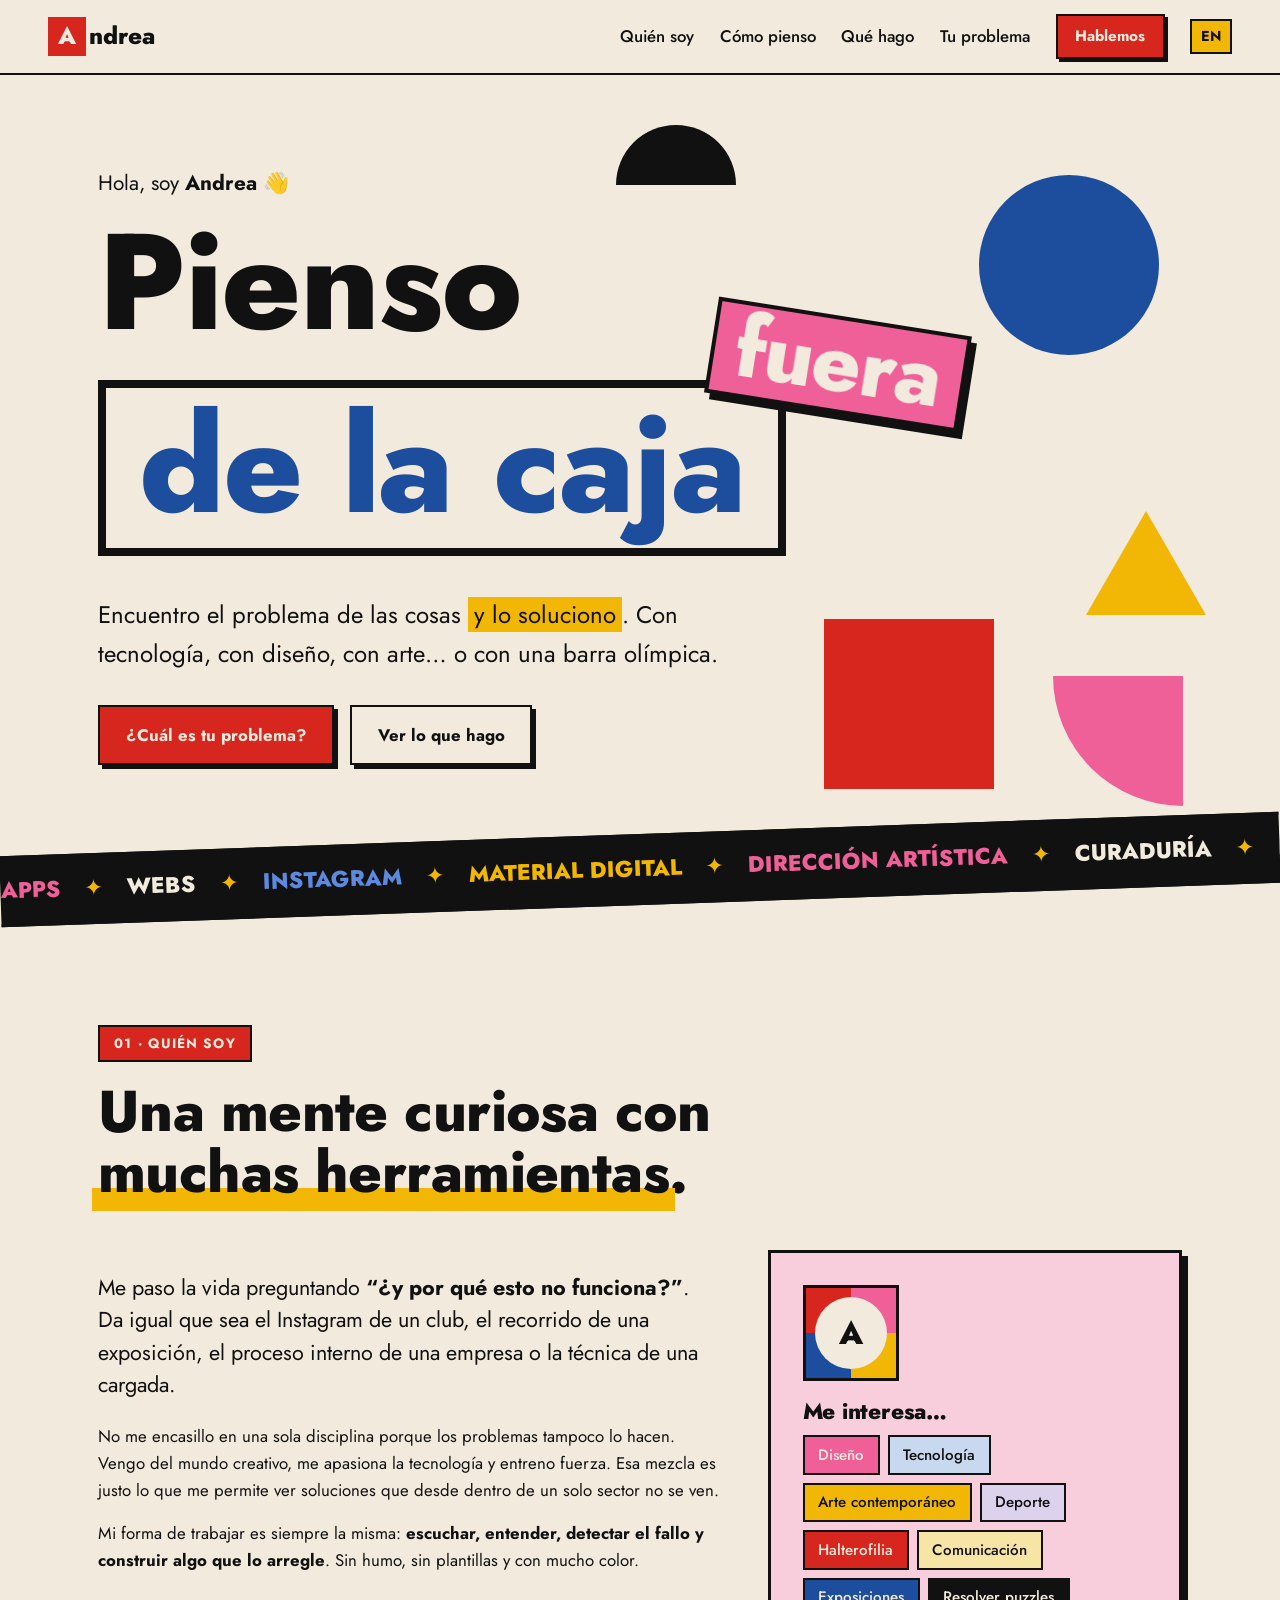
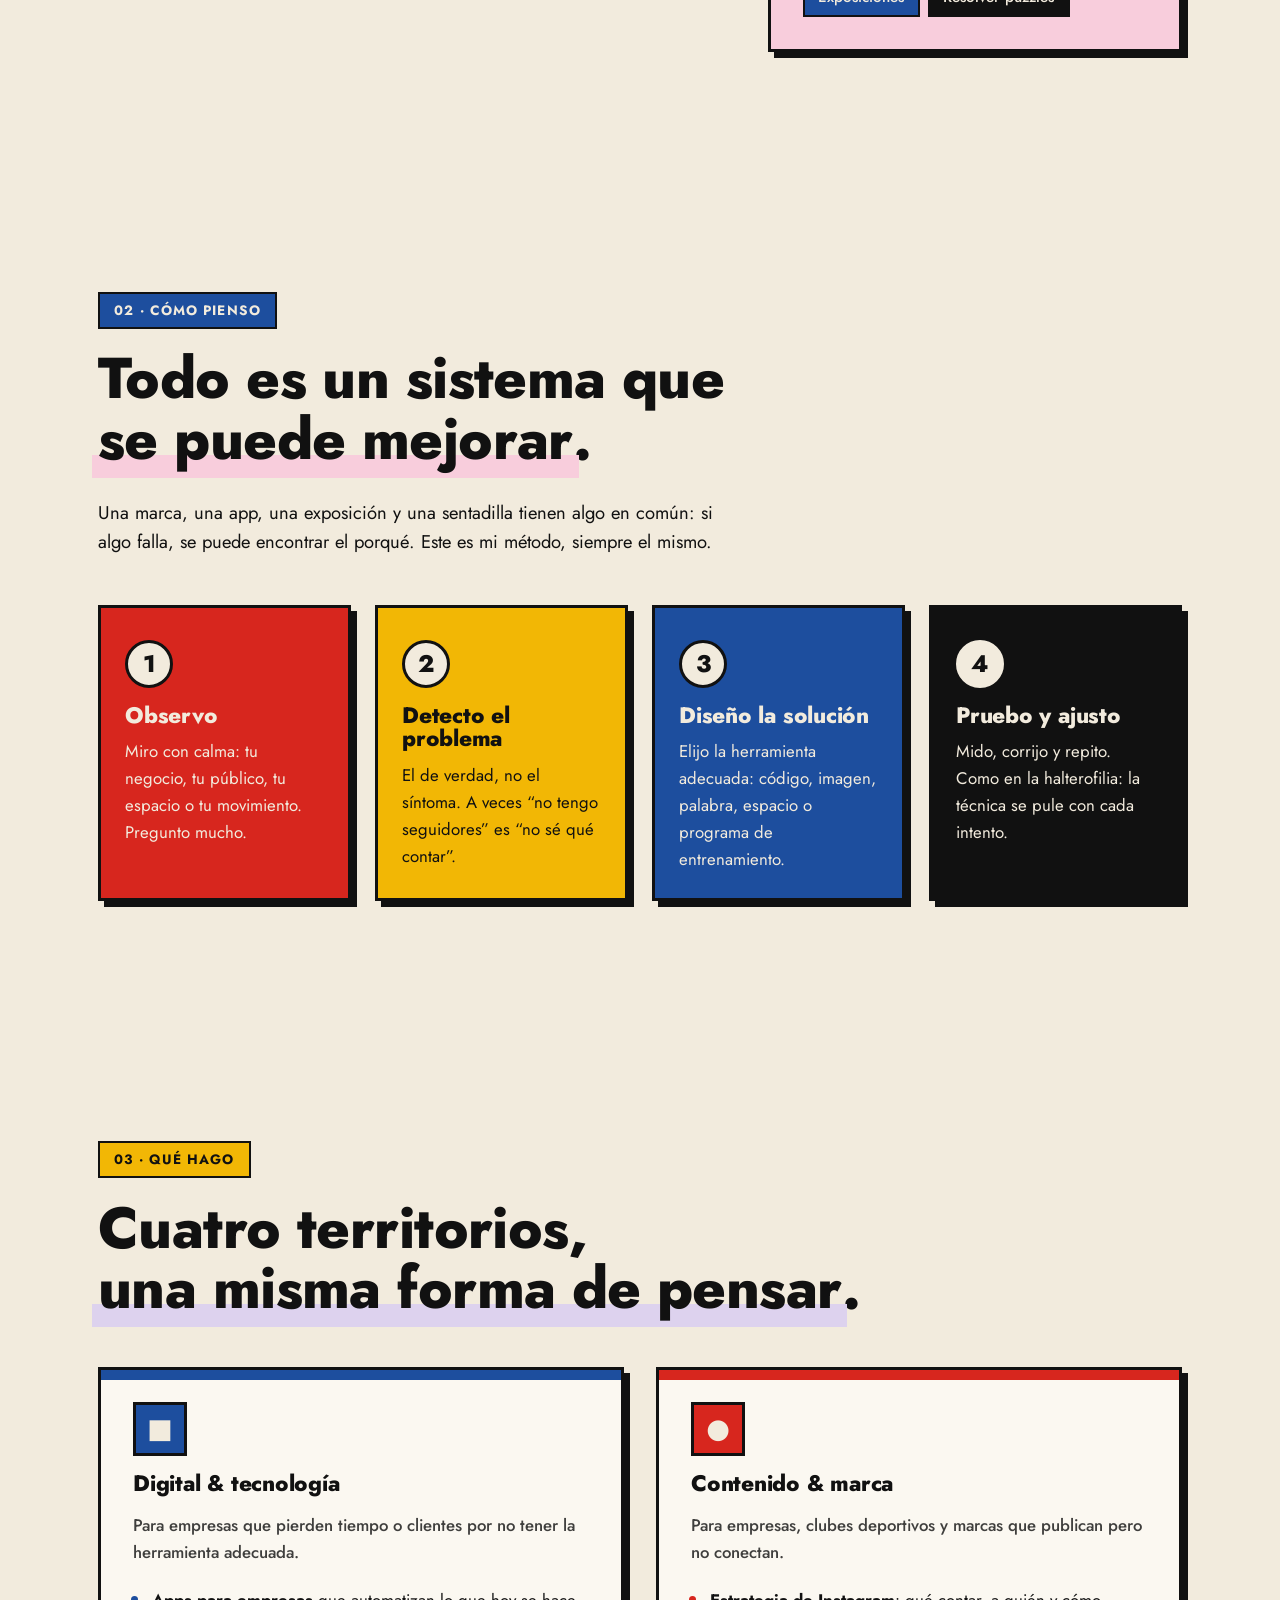
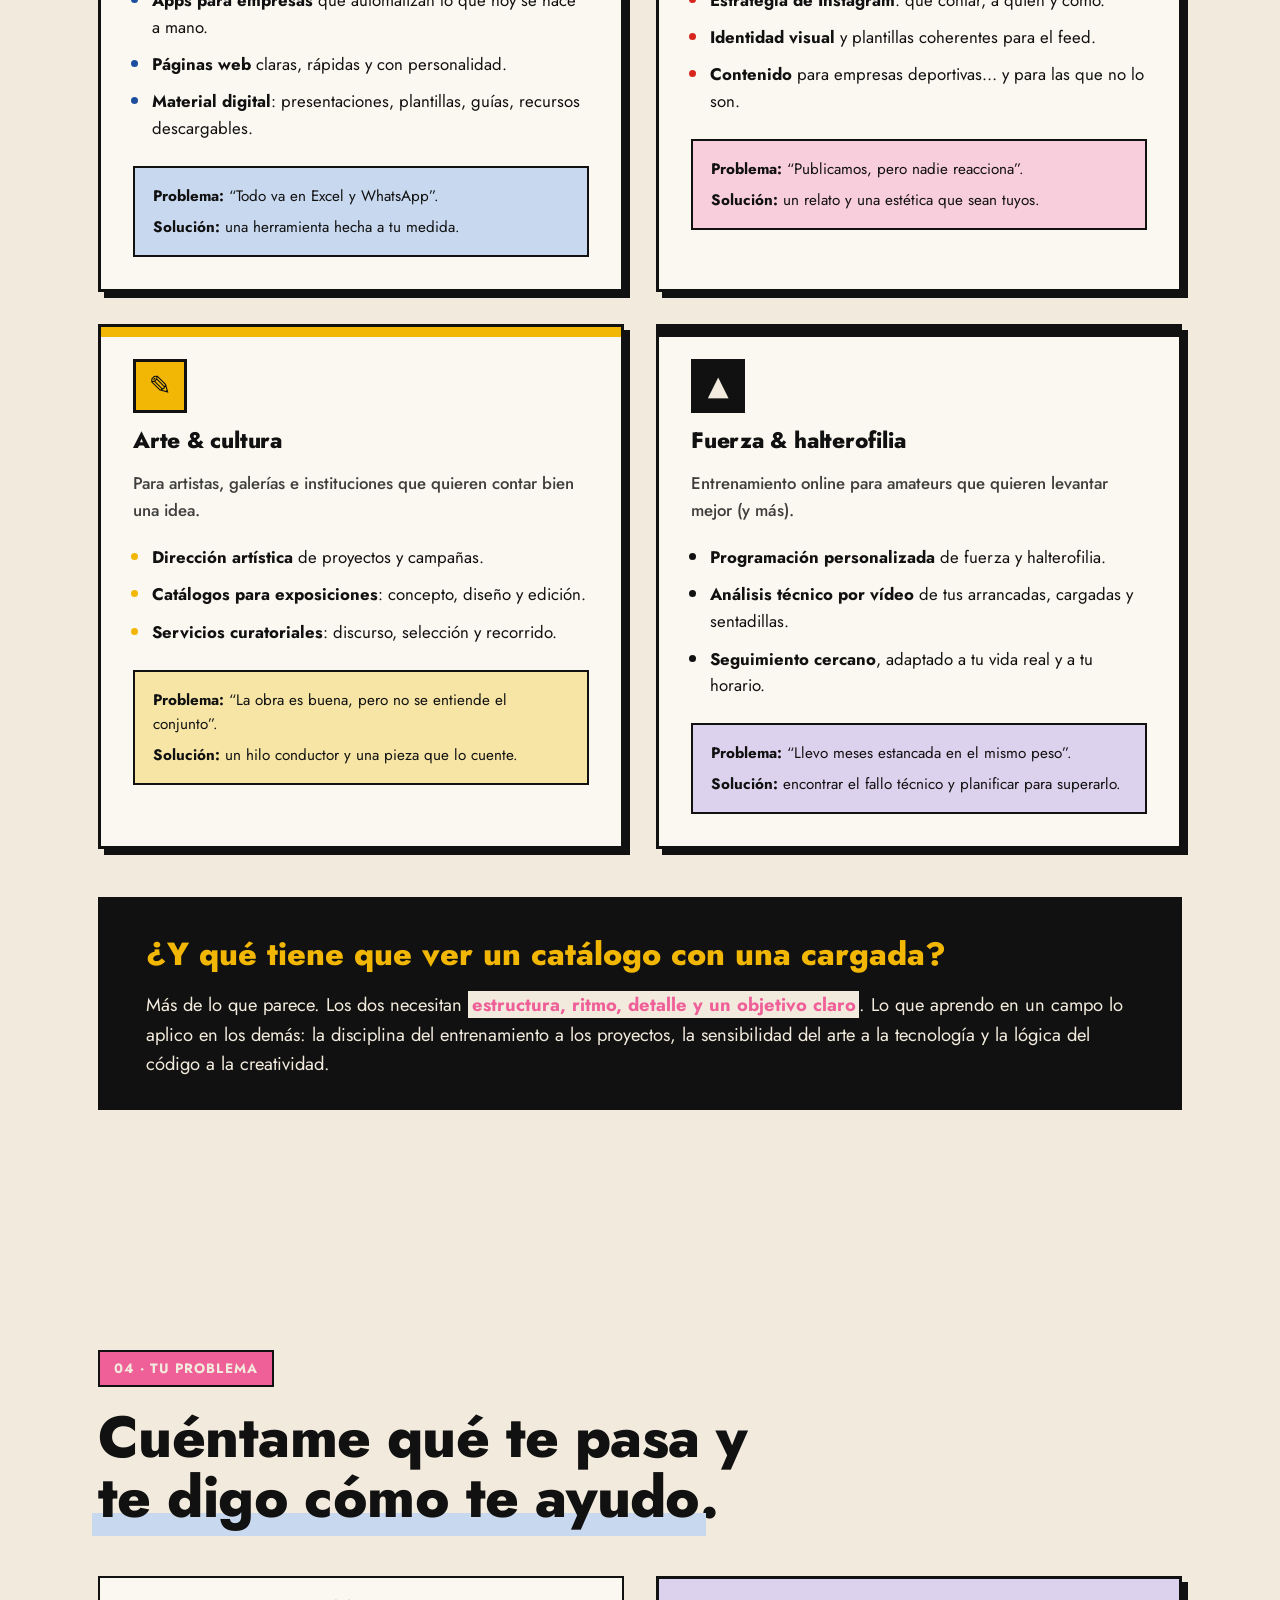
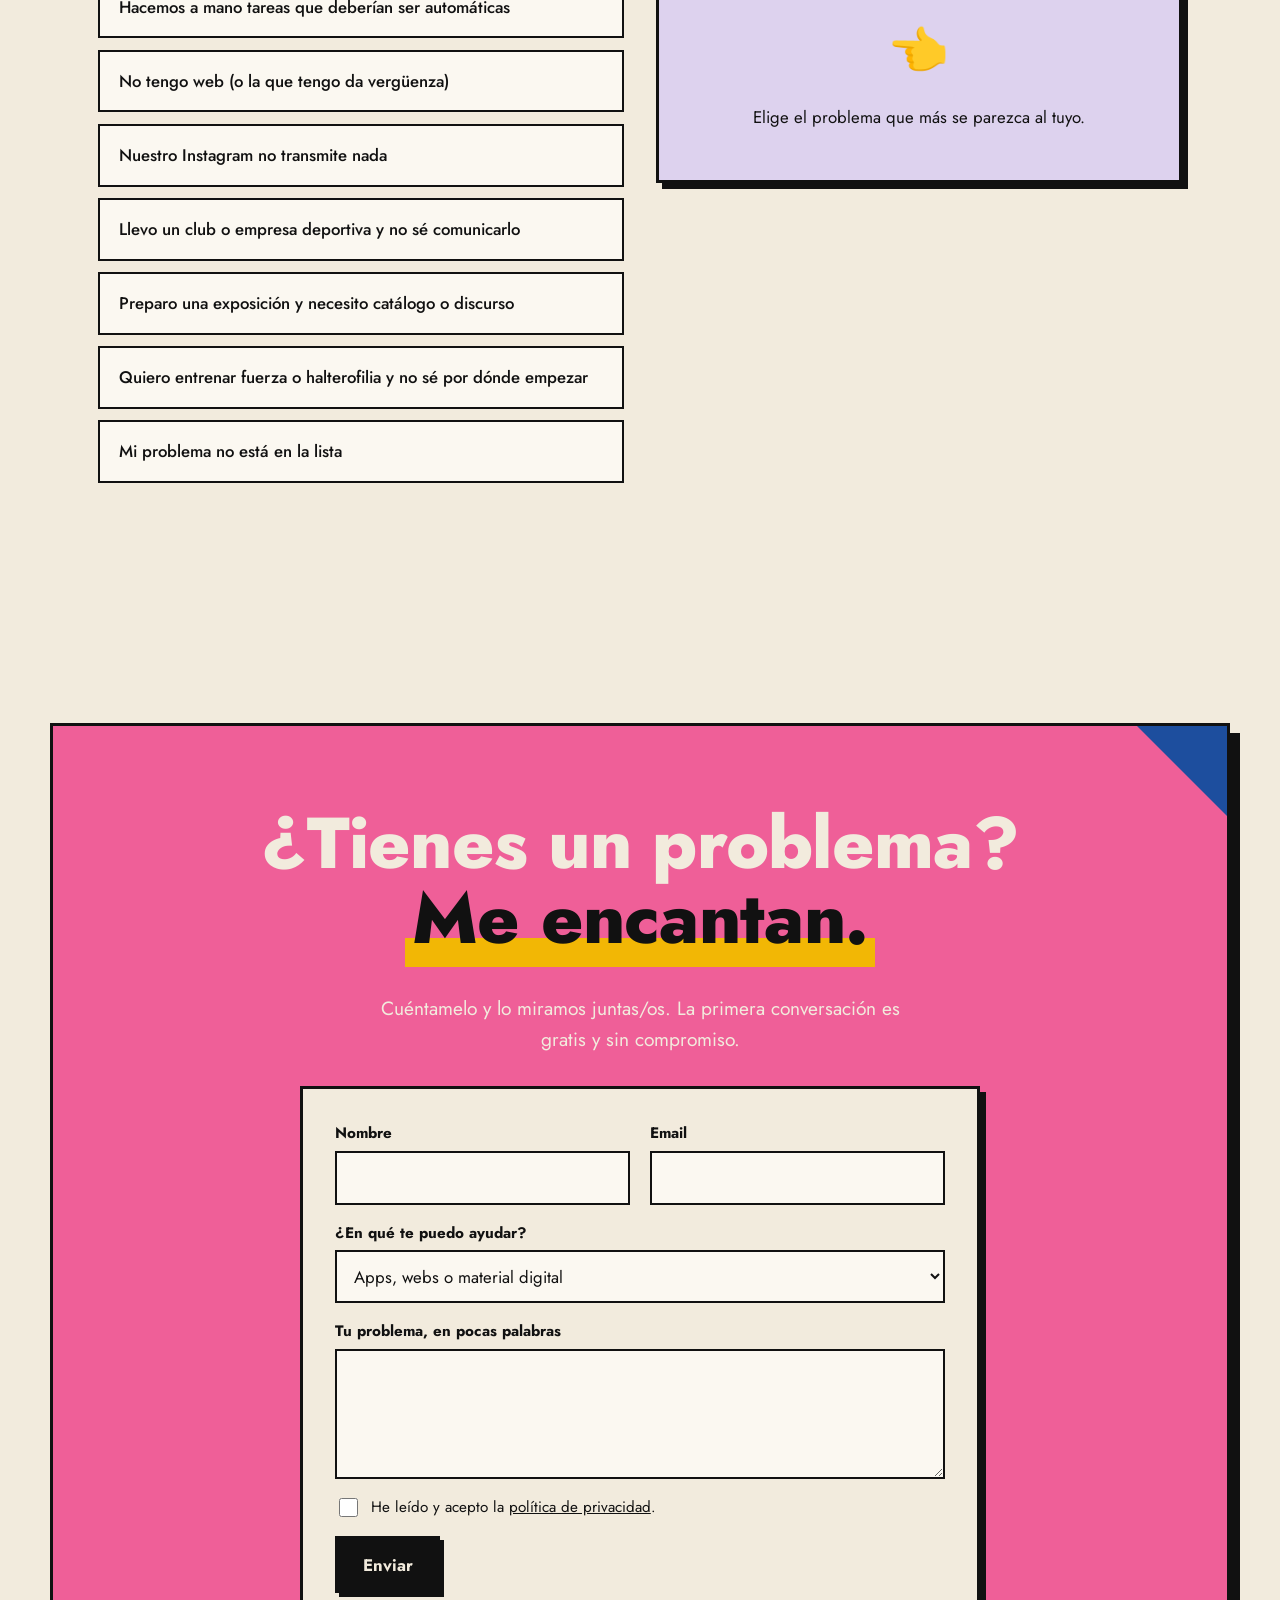
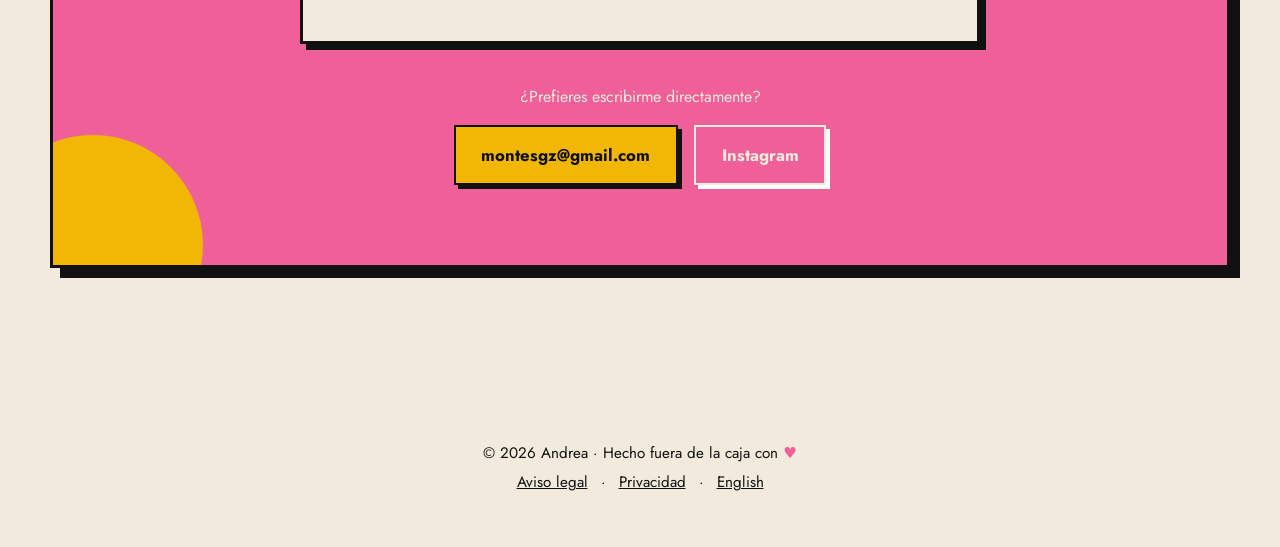
<file: index.html>
<!doctype html>
<html lang="es">
<head>
  <meta charset="utf-8">
  <meta name="viewport" content="width=device-width, initial-scale=1">
  <title>Andrea · Servicios digitales y creativos</title>
  <meta name="description" content="Andrea encuentra el problema y diseña la solución: apps, webs, contenido para Instagram, dirección artística, curaduría y entrenamiento online de halterofilia y fuerza.">
  <link rel="canonical" href="https://mrsfrupent.github.io/servicios-digitales-creativos/">
  <link rel="alternate" hreflang="es" href="https://mrsfrupent.github.io/servicios-digitales-creativos/">
  <link rel="alternate" hreflang="en" href="https://mrsfrupent.github.io/servicios-digitales-creativos/en/">

  <!-- Vista previa al compartir (WhatsApp, Instagram, LinkedIn…) -->
  <meta property="og:type" content="website">
  <meta property="og:site_name" content="Andrea · Servicios digitales y creativos">
  <meta property="og:title" content="Andrea · Pienso fuera de la caja">
  <meta property="og:description" content="Encuentro el problema y diseño la solución: apps, webs, Instagram, dirección artística, curaduría y entrenamiento de halterofilia.">
  <meta property="og:url" content="https://mrsfrupent.github.io/servicios-digitales-creativos/">
  <meta property="og:image" content="https://mrsfrupent.github.io/servicios-digitales-creativos/assets/og-image.png">
  <meta property="og:image:width" content="1200">
  <meta property="og:image:height" content="630">
  <meta property="og:image:alt" content="Pienso fuera de la caja — Andrea, servicios digitales y creativos">
  <meta property="og:locale" content="es_ES">
  <meta property="og:locale:alternate" content="en_GB">
  <meta name="twitter:card" content="summary_large_image">
  <meta name="theme-color" content="#f2ebdd">

  <link rel="preload" href="fonts/jost-latin-wght-normal.woff2" as="font" type="font/woff2" crossorigin>
  <link rel="stylesheet" href="styles.css">
  <link rel="icon" href="data:image/svg+xml,<svg xmlns='http://www.w3.org/2000/svg' viewBox='0 0 100 100'><rect x='10' y='10' width='80' height='80' fill='%23d7261e'/><circle cx='72' cy='28' r='18' fill='%23f2b705'/><path d='M10 90 L50 50 L50 90Z' fill='%231d4e9e'/></svg>">
</head>
<body>

  <!-- ============ NAVEGACIÓN ============ -->
  <header class="nav">
    <a href="#inicio" class="nav__logo" aria-label="Inicio">
      <span class="logo-box">A</span>ndrea
    </a>
    <button class="nav__toggle" aria-label="Abrir menú" aria-expanded="false">
      <span></span><span></span>
    </button>
    <nav class="nav__links" aria-label="Principal">
      <a href="#sobre-mi">Quién soy</a>
      <a href="#metodo">Cómo pienso</a>
      <a href="#servicios">Qué hago</a>
      <a href="#buscador">Tu problema</a>
      <a href="#contacto" class="btn btn--small">Hablemos</a>
      <a href="en/" class="lang" hreflang="en" lang="en" aria-label="English version">EN</a>
    </nav>
  </header>

  <main>

    <!-- ============ HERO ============ -->
    <section class="hero" id="inicio">
      <div class="hero__shapes" aria-hidden="true">
        <span class="shape shape--circle"></span>
        <span class="shape shape--blob"></span>
        <span class="shape shape--triangle"></span>
        <span class="shape shape--ring"></span>
        <span class="shape shape--quarter"></span>
      </div>

      <p class="hero__hello">Hola, soy <strong>Andrea</strong> 👋</p>

      <h1 class="hero__title">
        <span class="line">Pienso</span>
        <span class="line line--box">
          <span class="the-box" aria-hidden="true"></span>
          <span class="escape">fuera</span>
          <span class="inside">de la caja</span>
        </span>
      </h1>

      <p class="hero__lead">
        Encuentro el problema de las cosas <em>y lo soluciono</em>.
        Con tecnología, con diseño, con arte… o con una barra olímpica.
      </p>

      <div class="hero__actions">
        <a href="#buscador" class="btn">¿Cuál es tu problema?</a>
        <a href="#servicios" class="btn btn--ghost">Ver lo que hago</a>
      </div>

      <div class="marquee" aria-hidden="true">
        <div class="marquee__track">
          <span>Apps</span>✦<span>Webs</span>✦<span>Instagram</span>✦<span>Material digital</span>✦<span>Dirección artística</span>✦<span>Curaduría</span>✦<span>Halterofilia</span>✦<span>Fuerza</span>✦
          <span>Apps</span>✦<span>Webs</span>✦<span>Instagram</span>✦<span>Material digital</span>✦<span>Dirección artística</span>✦<span>Curaduría</span>✦<span>Halterofilia</span>✦<span>Fuerza</span>✦
        </div>
      </div>
    </section>

    <!-- ============ SOBRE MÍ ============ -->
    <section class="about section" id="sobre-mi">
      <div class="section__head">
        <span class="tag tag--red">01 · Quién soy</span>
        <h2>Una mente curiosa con <span class="hl hl--yellow">muchas herramientas</span>.</h2>
      </div>

      <div class="about__grid">
        <div class="about__text reveal">
          <p class="big">
            Me paso la vida preguntando <strong>“¿y por qué esto no funciona?”</strong>.
            Da igual que sea el Instagram de un club, el recorrido de una exposición,
            el proceso interno de una empresa o la técnica de una cargada.
          </p>
          <p>
            No me encasillo en una sola disciplina porque los problemas tampoco lo hacen.
            Vengo del mundo creativo, me apasiona la tecnología y entreno fuerza.
            Esa mezcla es justo lo que me permite ver soluciones que desde dentro
            de un solo sector no se ven.
          </p>
          <p>
            Mi forma de trabajar es siempre la misma: <strong>escuchar, entender,
            detectar el fallo y construir algo que lo arregle</strong>. Sin humo,
            sin plantillas y con mucho color.
          </p>
        </div>

        <aside class="about__card reveal">
          <div class="avatar" aria-hidden="true">
            <span>A</span>
          </div>
          <h3>Me interesa…</h3>
          <ul class="chips">
            <li class="chip chip--pink">Diseño</li>
            <li class="chip chip--blue-soft">Tecnología</li>
            <li class="chip chip--yellow">Arte contemporáneo</li>
            <li class="chip chip--lilac-soft">Deporte</li>
            <li class="chip chip--red">Halterofilia</li>
            <li class="chip chip--yellow-soft">Comunicación</li>
            <li class="chip chip--blue">Exposiciones</li>
            <li class="chip chip--black">Resolver puzzles</li>
          </ul>
        </aside>
      </div>
    </section>

    <!-- ============ MÉTODO ============ -->
    <section class="method section" id="metodo">
      <div class="section__head">
        <span class="tag tag--blue">02 · Cómo pienso</span>
        <h2>Todo es un sistema que <span class="hl hl--red">se puede mejorar</span>.</h2>
        <p class="section__intro">
          Una marca, una app, una exposición y una sentadilla tienen algo en común:
          si algo falla, se puede encontrar el porqué. Este es mi método, siempre el mismo.
        </p>
      </div>

      <ol class="steps">
        <li class="step step--red reveal">
          <span class="step__num">1</span>
          <h3>Observo</h3>
          <p>Miro con calma: tu negocio, tu público, tu espacio o tu movimiento. Pregunto mucho.</p>
        </li>
        <li class="step step--yellow reveal">
          <span class="step__num">2</span>
          <h3>Detecto el problema</h3>
          <p>El de verdad, no el síntoma. A veces “no tengo seguidores” es “no sé qué contar”.</p>
        </li>
        <li class="step step--blue reveal">
          <span class="step__num">3</span>
          <h3>Diseño la solución</h3>
          <p>Elijo la herramienta adecuada: código, imagen, palabra, espacio o programa de entrenamiento.</p>
        </li>
        <li class="step step--black reveal">
          <span class="step__num">4</span>
          <h3>Pruebo y ajusto</h3>
          <p>Mido, corrijo y repito. Como en la halterofilia: la técnica se pule con cada intento.</p>
        </li>
      </ol>
    </section>

    <!-- ============ SERVICIOS ============ -->
    <section class="services section" id="servicios">
      <div class="section__head">
        <span class="tag tag--yellow">03 · Qué hago</span>
        <h2>Cuatro territorios, <span class="hl hl--black">una misma forma de pensar</span>.</h2>
      </div>

      <div class="services__grid">

        <article class="service service--blue reveal" id="s-digital">
          <div class="service__icon" aria-hidden="true">■</div>
          <h3>Digital &amp; tecnología</h3>
          <p class="service__sub">Para empresas que pierden tiempo o clientes por no tener la herramienta adecuada.</p>
          <ul>
            <li><strong>Apps para empresas</strong> que automatizan lo que hoy se hace a mano.</li>
            <li><strong>Páginas web</strong> claras, rápidas y con personalidad.</li>
            <li><strong>Material digital</strong>: presentaciones, plantillas, guías, recursos descargables.</li>
          </ul>
          <div class="service__pair">
            <span><b>Problema:</b> “Todo va en Excel y WhatsApp”.</span>
            <span><b>Solución:</b> una herramienta hecha a tu medida.</span>
          </div>
        </article>

        <article class="service service--red reveal" id="s-contenido">
          <div class="service__icon" aria-hidden="true">●</div>
          <h3>Contenido &amp; marca</h3>
          <p class="service__sub">Para empresas, clubes deportivos y marcas que publican pero no conectan.</p>
          <ul>
            <li><strong>Estrategia de Instagram</strong>: qué contar, a quién y cómo.</li>
            <li><strong>Identidad visual</strong> y plantillas coherentes para el feed.</li>
            <li><strong>Contenido</strong> para empresas deportivas… y para las que no lo son.</li>
          </ul>
          <div class="service__pair">
            <span><b>Problema:</b> “Publicamos, pero nadie reacciona”.</span>
            <span><b>Solución:</b> un relato y una estética que sean tuyos.</span>
          </div>
        </article>

        <article class="service service--yellow reveal" id="s-arte">
          <div class="service__icon" aria-hidden="true">✎</div>
          <h3>Arte &amp; cultura</h3>
          <p class="service__sub">Para artistas, galerías e instituciones que quieren contar bien una idea.</p>
          <ul>
            <li><strong>Dirección artística</strong> de proyectos y campañas.</li>
            <li><strong>Catálogos para exposiciones</strong>: concepto, diseño y edición.</li>
            <li><strong>Servicios curatoriales</strong>: discurso, selección y recorrido.</li>
          </ul>
          <div class="service__pair">
            <span><b>Problema:</b> “La obra es buena, pero no se entiende el conjunto”.</span>
            <span><b>Solución:</b> un hilo conductor y una pieza que lo cuente.</span>
          </div>
        </article>

        <article class="service service--black reveal" id="s-fuerza">
          <div class="service__icon" aria-hidden="true">▲</div>
          <h3>Fuerza &amp; halterofilia</h3>
          <p class="service__sub">Entrenamiento online para amateurs que quieren levantar mejor (y más).</p>
          <ul>
            <li><strong>Programación personalizada</strong> de fuerza y halterofilia.</li>
            <li><strong>Análisis técnico por vídeo</strong> de tus arrancadas, cargadas y sentadillas.</li>
            <li><strong>Seguimiento cercano</strong>, adaptado a tu vida real y a tu horario.</li>
          </ul>
          <div class="service__pair">
            <span><b>Problema:</b> “Llevo meses estancada en el mismo peso”.</span>
            <span><b>Solución:</b> encontrar el fallo técnico y planificar para superarlo.</span>
          </div>
        </article>

      </div>

      <div class="thread reveal">
        <p>
          <span class="thread__q">¿Y qué tiene que ver un catálogo con una cargada?</span>
          Más de lo que parece. Los dos necesitan <strong>estructura, ritmo, detalle y
          un objetivo claro</strong>. Lo que aprendo en un campo lo aplico en los demás:
          la disciplina del entrenamiento a los proyectos, la sensibilidad del arte a la
          tecnología y la lógica del código a la creatividad.
        </p>
      </div>
    </section>

    <!-- ============ BUSCADOR DE PROBLEMAS ============ -->
    <section class="finder section" id="buscador">
      <div class="section__head">
        <span class="tag tag--pink">04 · Tu problema</span>
        <h2>Cuéntame qué te pasa y <span class="hl hl--blue">te digo cómo te ayudo</span>.</h2>
      </div>

      <div class="finder__box">
        <div class="finder__options" role="group" aria-label="Elige tu problema">
          <button class="opt" data-target="digital">Hacemos a mano tareas que deberían ser automáticas</button>
          <button class="opt" data-target="web">No tengo web (o la que tengo da vergüenza)</button>
          <button class="opt" data-target="contenido">Nuestro Instagram no transmite nada</button>
          <button class="opt" data-target="club">Llevo un club o empresa deportiva y no sé comunicarlo</button>
          <button class="opt" data-target="arte">Preparo una exposición y necesito catálogo o discurso</button>
          <button class="opt" data-target="fuerza">Quiero entrenar fuerza o halterofilia y no sé por dónde empezar</button>
          <button class="opt" data-target="otro">Mi problema no está en la lista</button>
        </div>

        <div class="finder__answer" aria-live="polite">
          <div class="answer answer--empty">
            <span class="answer__emoji">👈</span>
            <p>Elige el problema que más se parezca al tuyo.</p>
          </div>
        </div>
      </div>
    </section>

    <!-- ============ CONTACTO ============ -->
    <section class="contact section" id="contacto">
      <div class="contact__inner reveal">
        <h2>¿Tienes un problema?<br><span class="hl hl--yellow">Me encantan.</span></h2>
        <p>Cuéntamelo y lo miramos juntas/os. La primera conversación es gratis y sin compromiso.</p>

        <form class="form" id="contact-form">
          <div class="form__field">
            <label for="f-name">Nombre</label>
            <input id="f-name" name="name" type="text" autocomplete="name" required>
          </div>
          <div class="form__field">
            <label for="f-email">Email</label>
            <input id="f-email" name="email" type="email" autocomplete="email" required>
          </div>
          <div class="form__field form__field--full">
            <label for="f-topic">¿En qué te puedo ayudar?</label>
            <select id="f-topic" name="topic">
              <option value="digital">Apps, webs o material digital</option>
              <option value="contenido">Instagram y contenido</option>
              <option value="arte">Dirección artística, catálogos o curaduría</option>
              <option value="fuerza">Entrenamiento de fuerza o halterofilia</option>
              <option value="otro">Otra cosa (¡mejor!)</option>
            </select>
          </div>
          <div class="form__field form__field--full">
            <label for="f-message">Tu problema, en pocas palabras</label>
            <textarea id="f-message" name="message" required></textarea>
          </div>
          <div class="form__hp" aria-hidden="true">
            <label for="f-hp">No rellenar</label>
            <input id="f-hp" name="_gotcha" type="text" tabindex="-1" autocomplete="off">
          </div>
          <div class="form__check form__field--full">
            <input id="f-privacy" name="privacy" type="checkbox" required>
            <label for="f-privacy">He leído y acepto la <a href="privacidad.html">política de privacidad</a>.</label>
          </div>
          <button class="btn" type="submit">Enviar</button>
          <p class="form__status form__field--full" role="status" aria-live="polite"></p>
        </form>

        <p class="contact__alt">¿Prefieres escribirme directamente?</p>
        <div class="contact__actions">
          <a class="btn btn--light" href="mailto:montesgz@gmail.com">montesgz@gmail.com</a>
          <a class="btn btn--ghost-light" href="https://www.instagram.com/andr.ea.mg/" target="_blank" rel="noopener">Instagram</a>
        </div>
      </div>
    </section>

  </main>

  <footer class="footer">
    <p>© <span id="year"></span> Andrea · Hecho fuera de la caja con <span class="heart">♥</span></p>
    <p class="footer__links">
      <a href="aviso-legal.html">Aviso legal</a> ·
      <a href="privacidad.html">Privacidad</a> ·
      <a href="en/" hreflang="en">English</a>
    </p>
  </footer>

  <script src="script.js"></script>
</body>
</html>
</file>
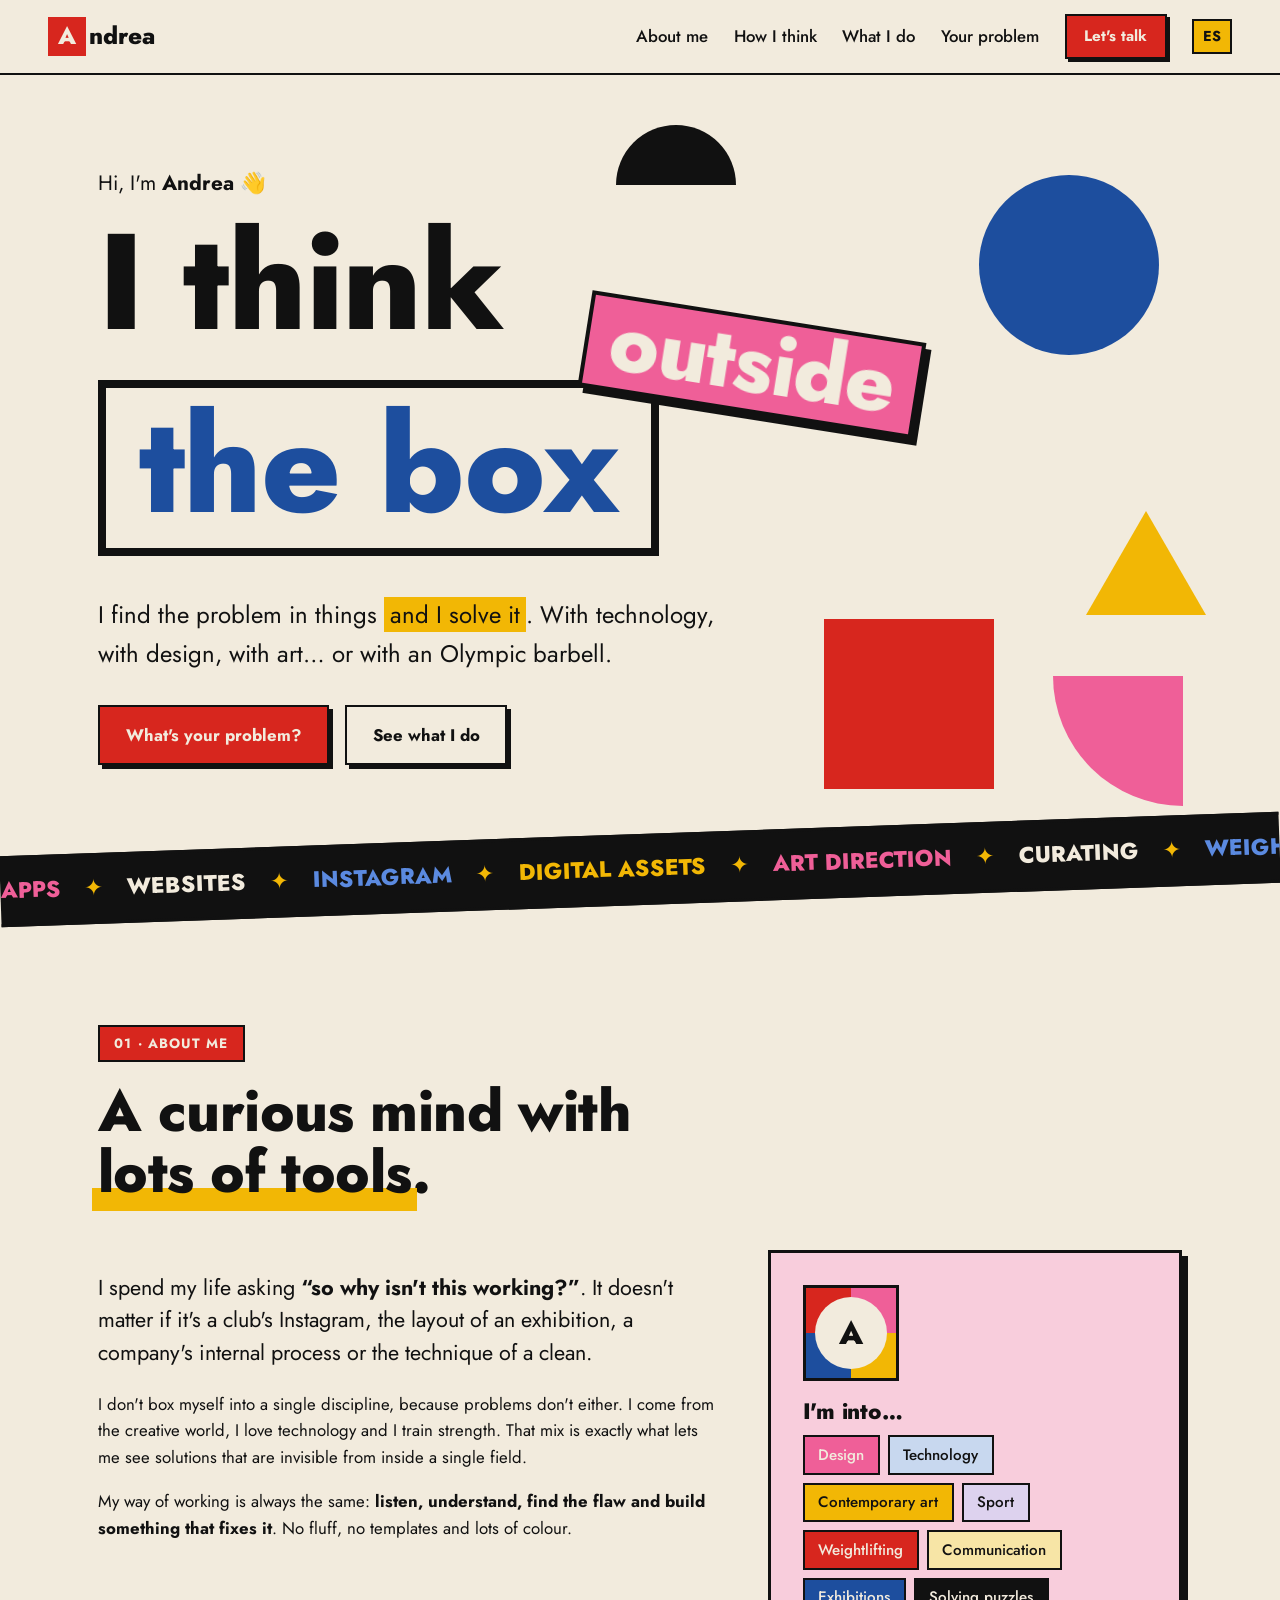
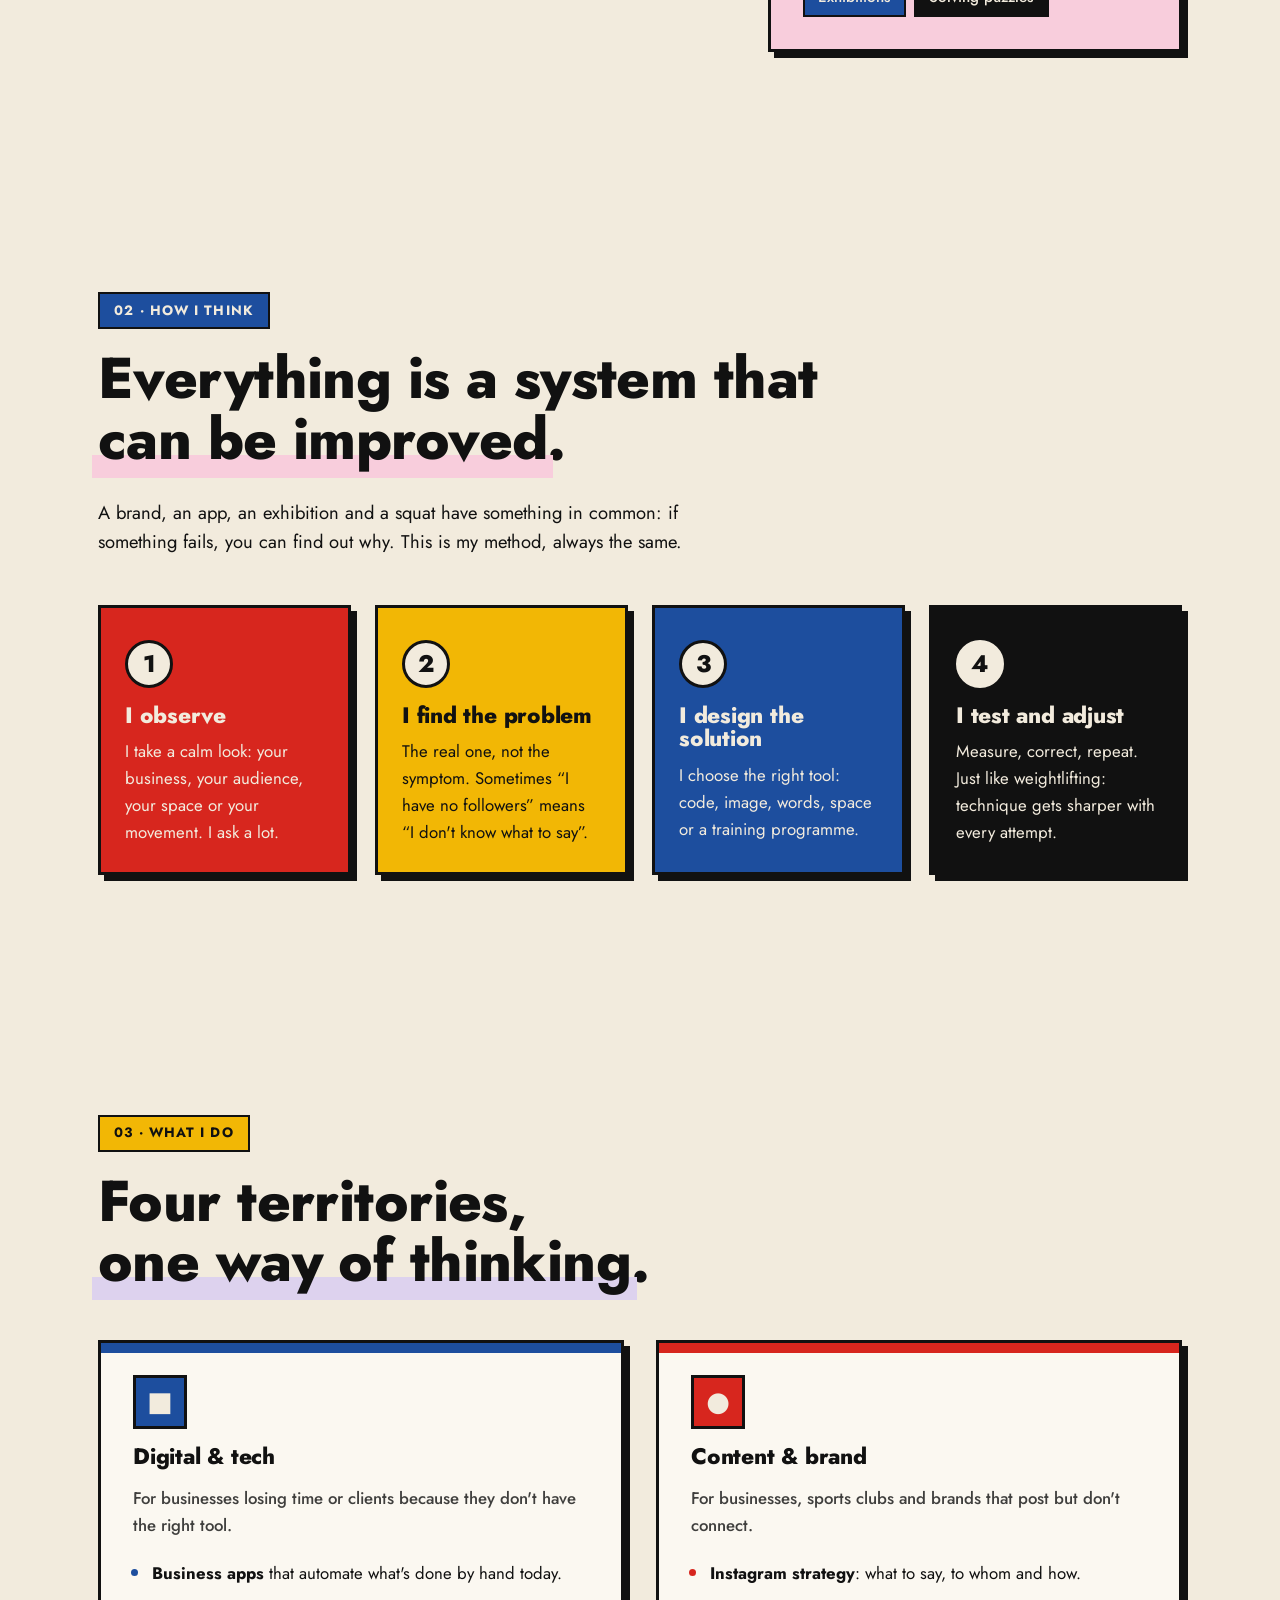
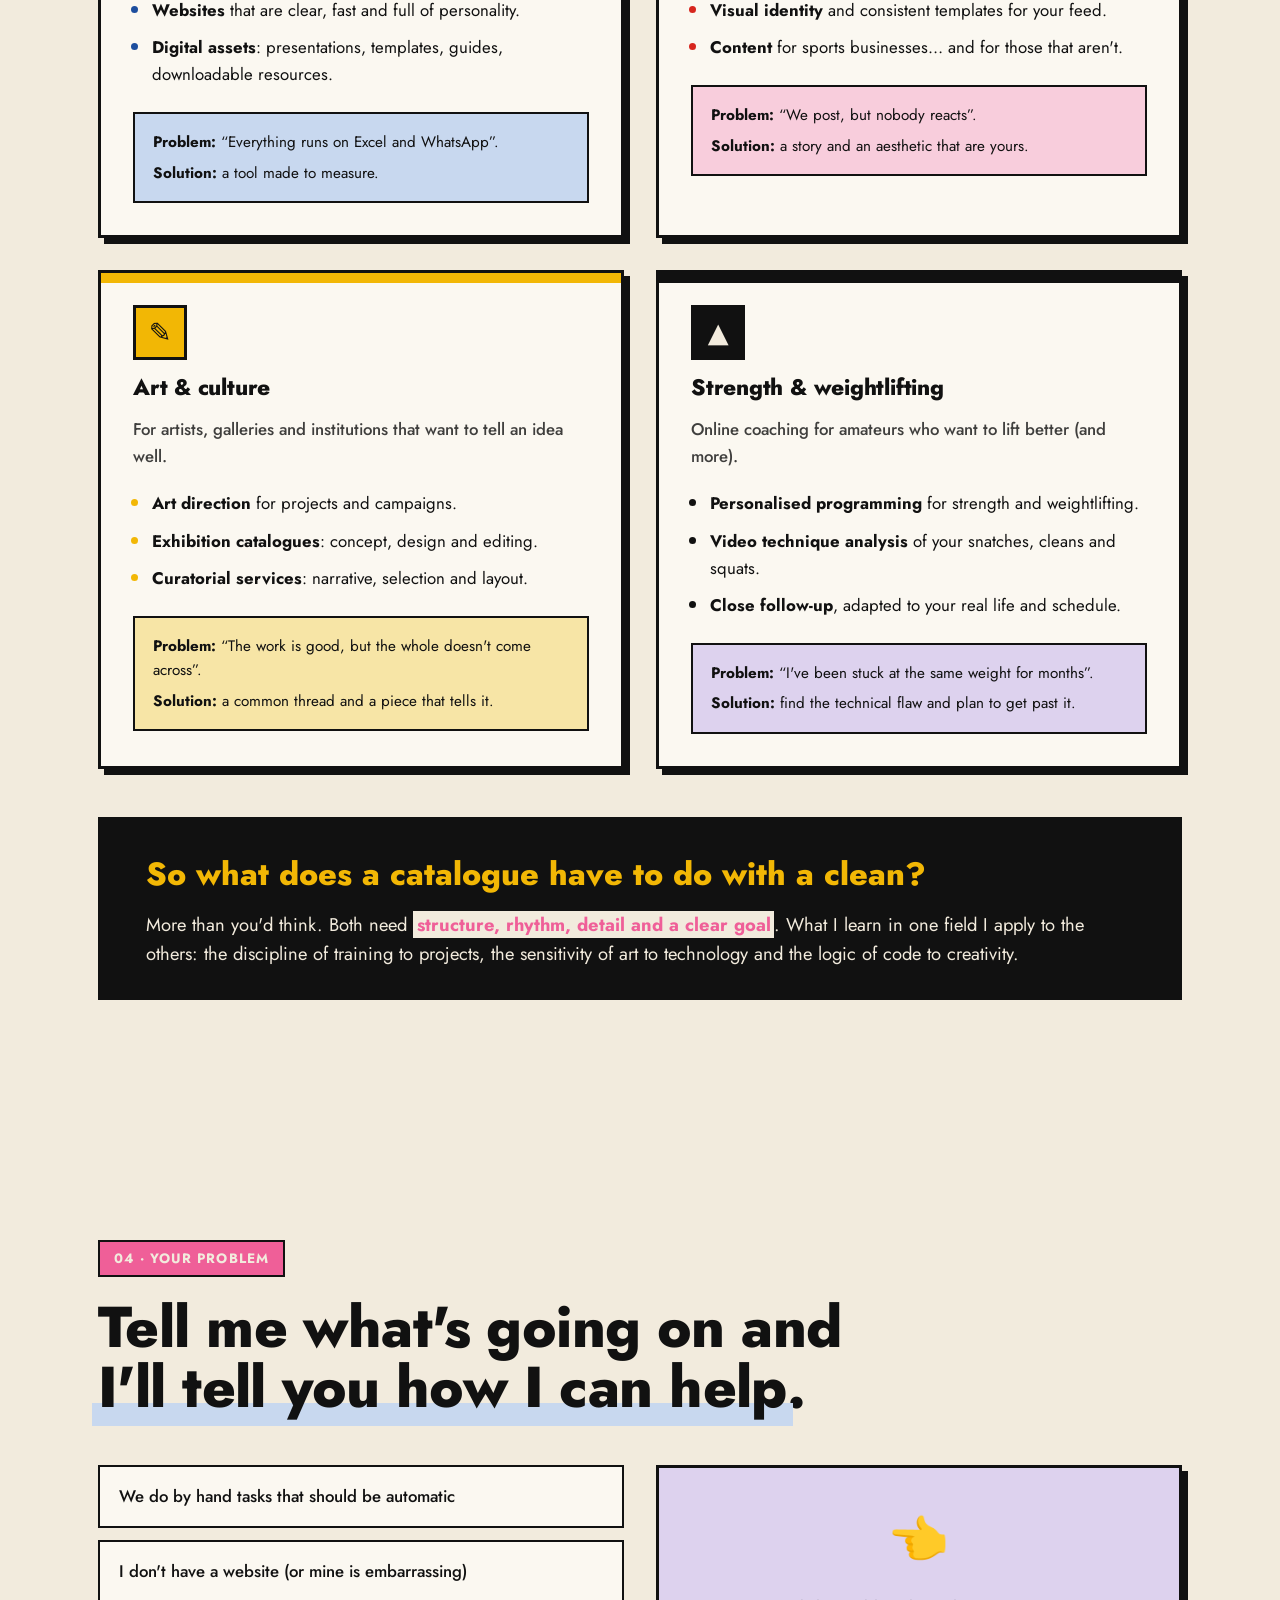
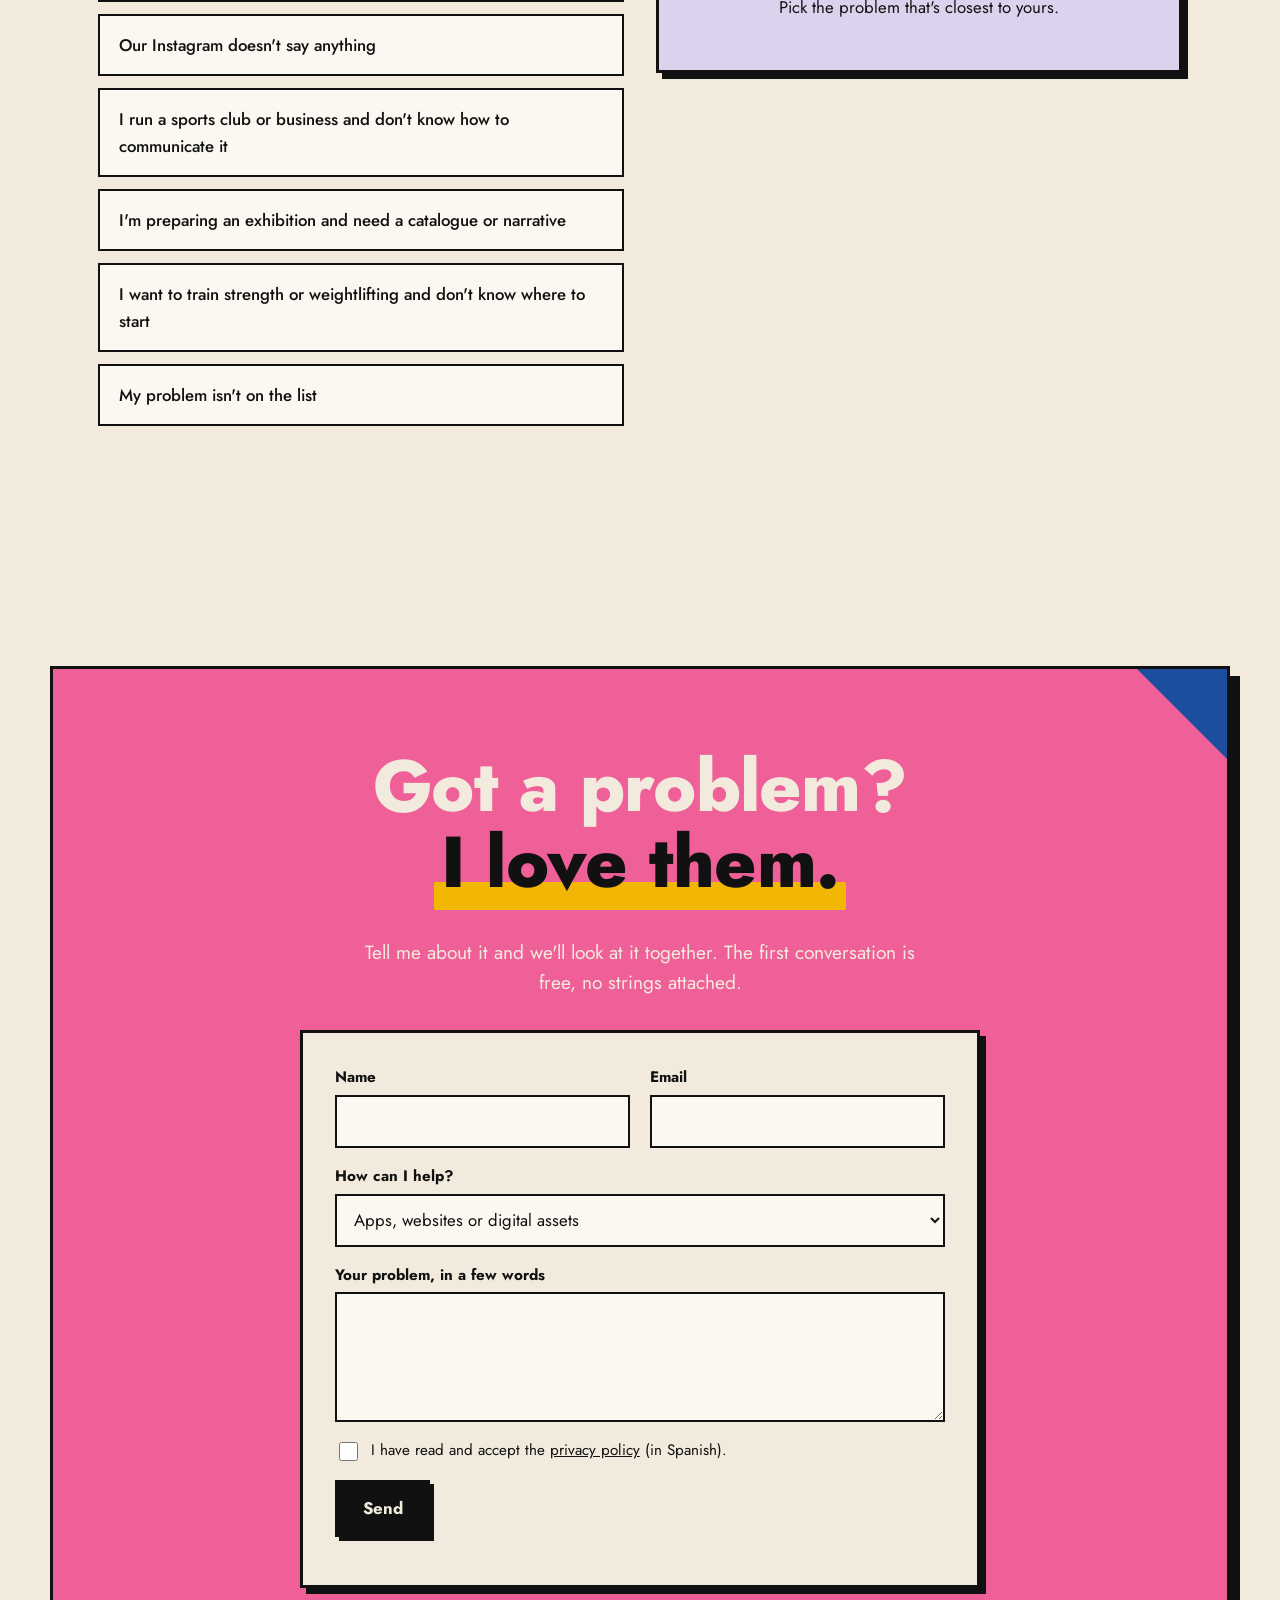
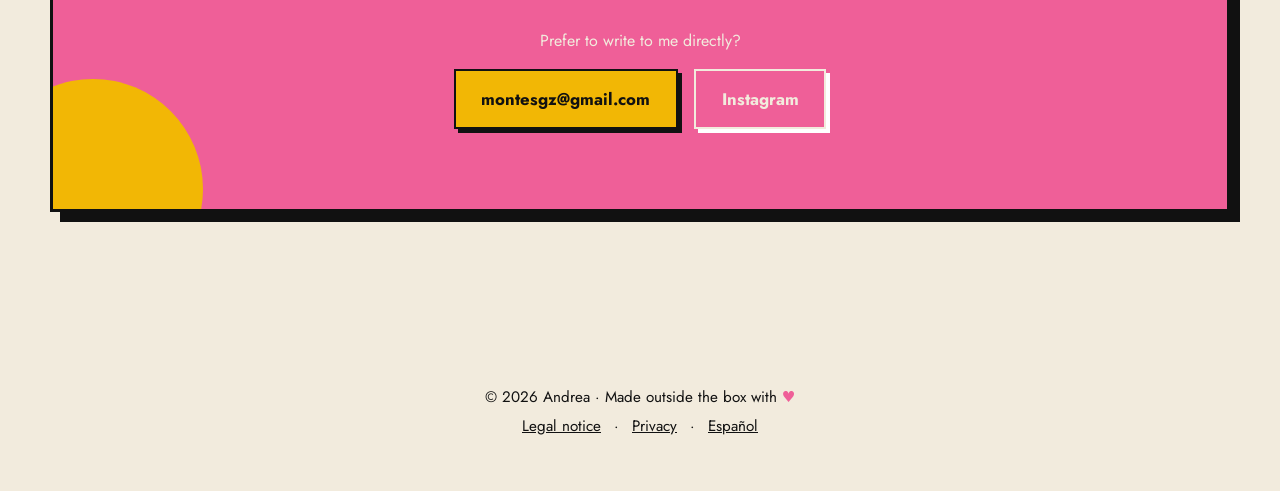
<file: en/index.html>
<!doctype html>
<html lang="en">
<head>
  <meta charset="utf-8">
  <meta name="viewport" content="width=device-width, initial-scale=1">
  <title>Andrea · Digital &amp; creative services</title>
  <meta name="description" content="Andrea finds the problem and designs the solution: business apps, websites, Instagram content, art direction, curating and online weightlifting and strength coaching.">
  <link rel="canonical" href="https://mrsfrupent.github.io/servicios-digitales-creativos/en/">
  <link rel="alternate" hreflang="es" href="https://mrsfrupent.github.io/servicios-digitales-creativos/">
  <link rel="alternate" hreflang="en" href="https://mrsfrupent.github.io/servicios-digitales-creativos/en/">

  <!-- Share preview (WhatsApp, Instagram, LinkedIn…) -->
  <meta property="og:type" content="website">
  <meta property="og:site_name" content="Andrea · Digital &amp; creative services">
  <meta property="og:title" content="Andrea · I think outside the box">
  <meta property="og:description" content="I find the problem and design the solution: apps, websites, Instagram, art direction, curating and weightlifting coaching.">
  <meta property="og:url" content="https://mrsfrupent.github.io/servicios-digitales-creativos/en/">
  <meta property="og:image" content="https://mrsfrupent.github.io/servicios-digitales-creativos/assets/og-image-en.png">
  <meta property="og:image:width" content="1200">
  <meta property="og:image:height" content="630">
  <meta property="og:image:alt" content="I think outside the box — Andrea, digital and creative services">
  <meta property="og:locale" content="en_GB">
  <meta property="og:locale:alternate" content="es_ES">
  <meta name="twitter:card" content="summary_large_image">
  <meta name="theme-color" content="#f2ebdd">

  <link rel="preload" href="../fonts/jost-latin-wght-normal.woff2" as="font" type="font/woff2" crossorigin>
  <link rel="stylesheet" href="../styles.css">
  <link rel="icon" href="data:image/svg+xml,<svg xmlns='http://www.w3.org/2000/svg' viewBox='0 0 100 100'><rect x='10' y='10' width='80' height='80' fill='%23d7261e'/><circle cx='72' cy='28' r='18' fill='%23f2b705'/><path d='M10 90 L50 50 L50 90Z' fill='%231d4e9e'/></svg>">
</head>
<body>

  <!-- ============ NAVIGATION ============ -->
  <header class="nav">
    <a href="#home" class="nav__logo" aria-label="Home">
      <span class="logo-box">A</span>ndrea
    </a>
    <button class="nav__toggle" aria-label="Open menu" aria-expanded="false">
      <span></span><span></span>
    </button>
    <nav class="nav__links" aria-label="Main">
      <a href="#about">About me</a>
      <a href="#method">How I think</a>
      <a href="#services">What I do</a>
      <a href="#finder">Your problem</a>
      <a href="#contacto" class="btn btn--small">Let's talk</a>
      <a href="../" class="lang" hreflang="es" lang="es" aria-label="Versión en español">ES</a>
    </nav>
  </header>

  <main>

    <!-- ============ HERO ============ -->
    <section class="hero" id="home">
      <div class="hero__shapes" aria-hidden="true">
        <span class="shape shape--circle"></span>
        <span class="shape shape--blob"></span>
        <span class="shape shape--triangle"></span>
        <span class="shape shape--ring"></span>
        <span class="shape shape--quarter"></span>
      </div>

      <p class="hero__hello">Hi, I'm <strong>Andrea</strong> 👋</p>

      <h1 class="hero__title">
        <span class="line">I think</span>
        <span class="line line--box">
          <span class="the-box" aria-hidden="true"></span>
          <span class="escape">outside</span>
          <span class="inside">the box</span>
        </span>
      </h1>

      <p class="hero__lead">
        I find the problem in things <em>and I solve it</em>.
        With technology, with design, with art… or with an Olympic barbell.
      </p>

      <div class="hero__actions">
        <a href="#finder" class="btn">What's your problem?</a>
        <a href="#services" class="btn btn--ghost">See what I do</a>
      </div>

      <div class="marquee" aria-hidden="true">
        <div class="marquee__track">
          <span>Apps</span>✦<span>Websites</span>✦<span>Instagram</span>✦<span>Digital assets</span>✦<span>Art direction</span>✦<span>Curating</span>✦<span>Weightlifting</span>✦<span>Strength</span>✦
          <span>Apps</span>✦<span>Websites</span>✦<span>Instagram</span>✦<span>Digital assets</span>✦<span>Art direction</span>✦<span>Curating</span>✦<span>Weightlifting</span>✦<span>Strength</span>✦
        </div>
      </div>
    </section>

    <!-- ============ ABOUT ============ -->
    <section class="about section" id="about">
      <div class="section__head">
        <span class="tag tag--red">01 · About me</span>
        <h2>A curious mind with <span class="hl hl--yellow">lots of tools</span>.</h2>
      </div>

      <div class="about__grid">
        <div class="about__text reveal">
          <p class="big">
            I spend my life asking <strong>“so why isn't this working?”</strong>.
            It doesn't matter if it's a club's Instagram, the layout of an exhibition,
            a company's internal process or the technique of a clean.
          </p>
          <p>
            I don't box myself into a single discipline, because problems don't either.
            I come from the creative world, I love technology and I train strength.
            That mix is exactly what lets me see solutions that are invisible
            from inside a single field.
          </p>
          <p>
            My way of working is always the same: <strong>listen, understand,
            find the flaw and build something that fixes it</strong>. No fluff,
            no templates and lots of colour.
          </p>
        </div>

        <aside class="about__card reveal">
          <div class="avatar" aria-hidden="true">
            <span>A</span>
          </div>
          <h3>I'm into…</h3>
          <ul class="chips">
            <li class="chip chip--pink">Design</li>
            <li class="chip chip--blue-soft">Technology</li>
            <li class="chip chip--yellow">Contemporary art</li>
            <li class="chip chip--lilac-soft">Sport</li>
            <li class="chip chip--red">Weightlifting</li>
            <li class="chip chip--yellow-soft">Communication</li>
            <li class="chip chip--blue">Exhibitions</li>
            <li class="chip chip--black">Solving puzzles</li>
          </ul>
        </aside>
      </div>
    </section>

    <!-- ============ METHOD ============ -->
    <section class="method section" id="method">
      <div class="section__head">
        <span class="tag tag--blue">02 · How I think</span>
        <h2>Everything is a system that <span class="hl hl--red">can be improved</span>.</h2>
        <p class="section__intro">
          A brand, an app, an exhibition and a squat have something in common:
          if something fails, you can find out why. This is my method, always the same.
        </p>
      </div>

      <ol class="steps">
        <li class="step step--red reveal">
          <span class="step__num">1</span>
          <h3>I observe</h3>
          <p>I take a calm look: your business, your audience, your space or your movement. I ask a lot.</p>
        </li>
        <li class="step step--yellow reveal">
          <span class="step__num">2</span>
          <h3>I find the problem</h3>
          <p>The real one, not the symptom. Sometimes “I have no followers” means “I don't know what to say”.</p>
        </li>
        <li class="step step--blue reveal">
          <span class="step__num">3</span>
          <h3>I design the solution</h3>
          <p>I choose the right tool: code, image, words, space or a training programme.</p>
        </li>
        <li class="step step--black reveal">
          <span class="step__num">4</span>
          <h3>I test and adjust</h3>
          <p>Measure, correct, repeat. Just like weightlifting: technique gets sharper with every attempt.</p>
        </li>
      </ol>
    </section>

    <!-- ============ SERVICES ============ -->
    <section class="services section" id="services">
      <div class="section__head">
        <span class="tag tag--yellow">03 · What I do</span>
        <h2>Four territories, <span class="hl hl--black">one way of thinking</span>.</h2>
      </div>

      <div class="services__grid">

        <article class="service service--blue reveal" id="s-digital">
          <div class="service__icon" aria-hidden="true">■</div>
          <h3>Digital &amp; tech</h3>
          <p class="service__sub">For businesses losing time or clients because they don't have the right tool.</p>
          <ul>
            <li><strong>Business apps</strong> that automate what's done by hand today.</li>
            <li><strong>Websites</strong> that are clear, fast and full of personality.</li>
            <li><strong>Digital assets</strong>: presentations, templates, guides, downloadable resources.</li>
          </ul>
          <div class="service__pair">
            <span><b>Problem:</b> “Everything runs on Excel and WhatsApp”.</span>
            <span><b>Solution:</b> a tool made to measure.</span>
          </div>
        </article>

        <article class="service service--red reveal" id="s-content">
          <div class="service__icon" aria-hidden="true">●</div>
          <h3>Content &amp; brand</h3>
          <p class="service__sub">For businesses, sports clubs and brands that post but don't connect.</p>
          <ul>
            <li><strong>Instagram strategy</strong>: what to say, to whom and how.</li>
            <li><strong>Visual identity</strong> and consistent templates for your feed.</li>
            <li><strong>Content</strong> for sports businesses… and for those that aren't.</li>
          </ul>
          <div class="service__pair">
            <span><b>Problem:</b> “We post, but nobody reacts”.</span>
            <span><b>Solution:</b> a story and an aesthetic that are yours.</span>
          </div>
        </article>

        <article class="service service--yellow reveal" id="s-art">
          <div class="service__icon" aria-hidden="true">✎</div>
          <h3>Art &amp; culture</h3>
          <p class="service__sub">For artists, galleries and institutions that want to tell an idea well.</p>
          <ul>
            <li><strong>Art direction</strong> for projects and campaigns.</li>
            <li><strong>Exhibition catalogues</strong>: concept, design and editing.</li>
            <li><strong>Curatorial services</strong>: narrative, selection and layout.</li>
          </ul>
          <div class="service__pair">
            <span><b>Problem:</b> “The work is good, but the whole doesn't come across”.</span>
            <span><b>Solution:</b> a common thread and a piece that tells it.</span>
          </div>
        </article>

        <article class="service service--black reveal" id="s-strength">
          <div class="service__icon" aria-hidden="true">▲</div>
          <h3>Strength &amp; weightlifting</h3>
          <p class="service__sub">Online coaching for amateurs who want to lift better (and more).</p>
          <ul>
            <li><strong>Personalised programming</strong> for strength and weightlifting.</li>
            <li><strong>Video technique analysis</strong> of your snatches, cleans and squats.</li>
            <li><strong>Close follow-up</strong>, adapted to your real life and schedule.</li>
          </ul>
          <div class="service__pair">
            <span><b>Problem:</b> “I've been stuck at the same weight for months”.</span>
            <span><b>Solution:</b> find the technical flaw and plan to get past it.</span>
          </div>
        </article>

      </div>

      <div class="thread reveal">
        <p>
          <span class="thread__q">So what does a catalogue have to do with a clean?</span>
          More than you'd think. Both need <strong>structure, rhythm, detail and
          a clear goal</strong>. What I learn in one field I apply to the others:
          the discipline of training to projects, the sensitivity of art to
          technology and the logic of code to creativity.
        </p>
      </div>
    </section>

    <!-- ============ PROBLEM FINDER ============ -->
    <section class="finder section" id="finder">
      <div class="section__head">
        <span class="tag tag--pink">04 · Your problem</span>
        <h2>Tell me what's going on and <span class="hl hl--blue">I'll tell you how I can help</span>.</h2>
      </div>

      <div class="finder__box">
        <div class="finder__options" role="group" aria-label="Choose your problem">
          <button class="opt" data-target="digital">We do by hand tasks that should be automatic</button>
          <button class="opt" data-target="web">I don't have a website (or mine is embarrassing)</button>
          <button class="opt" data-target="contenido">Our Instagram doesn't say anything</button>
          <button class="opt" data-target="club">I run a sports club or business and don't know how to communicate it</button>
          <button class="opt" data-target="arte">I'm preparing an exhibition and need a catalogue or narrative</button>
          <button class="opt" data-target="fuerza">I want to train strength or weightlifting and don't know where to start</button>
          <button class="opt" data-target="otro">My problem isn't on the list</button>
        </div>

        <div class="finder__answer" aria-live="polite">
          <div class="answer answer--empty">
            <span class="answer__emoji">👈</span>
            <p>Pick the problem that's closest to yours.</p>
          </div>
        </div>
      </div>
    </section>

    <!-- ============ CONTACT ============ -->
    <section class="contact section" id="contacto">
      <div class="contact__inner reveal">
        <h2>Got a problem?<br><span class="hl hl--yellow">I love them.</span></h2>
        <p>Tell me about it and we'll look at it together. The first conversation is free, no strings attached.</p>

        <form class="form" id="contact-form">
          <div class="form__field">
            <label for="f-name">Name</label>
            <input id="f-name" name="name" type="text" autocomplete="name" required>
          </div>
          <div class="form__field">
            <label for="f-email">Email</label>
            <input id="f-email" name="email" type="email" autocomplete="email" required>
          </div>
          <div class="form__field form__field--full">
            <label for="f-topic">How can I help?</label>
            <select id="f-topic" name="topic">
              <option value="digital">Apps, websites or digital assets</option>
              <option value="contenido">Instagram and content</option>
              <option value="arte">Art direction, catalogues or curating</option>
              <option value="fuerza">Strength or weightlifting coaching</option>
              <option value="otro">Something else (even better!)</option>
            </select>
          </div>
          <div class="form__field form__field--full">
            <label for="f-message">Your problem, in a few words</label>
            <textarea id="f-message" name="message" required></textarea>
          </div>
          <div class="form__hp" aria-hidden="true">
            <label for="f-hp">Leave empty</label>
            <input id="f-hp" name="_gotcha" type="text" tabindex="-1" autocomplete="off">
          </div>
          <div class="form__check form__field--full">
            <input id="f-privacy" name="privacy" type="checkbox" required>
            <label for="f-privacy">I have read and accept the <a href="../privacidad.html" hreflang="es">privacy policy</a> (in Spanish).</label>
          </div>
          <button class="btn" type="submit">Send</button>
          <p class="form__status form__field--full" role="status" aria-live="polite"></p>
        </form>

        <p class="contact__alt">Prefer to write to me directly?</p>
        <div class="contact__actions">
          <a class="btn btn--light" href="mailto:montesgz@gmail.com">montesgz@gmail.com</a>
          <a class="btn btn--ghost-light" href="https://www.instagram.com/andr.ea.mg/" target="_blank" rel="noopener">Instagram</a>
        </div>
      </div>
    </section>

  </main>

  <footer class="footer">
    <p>© <span id="year"></span> Andrea · Made outside the box with <span class="heart">♥</span></p>
    <p class="footer__links">
      <a href="../aviso-legal.html" hreflang="es">Legal notice</a> ·
      <a href="../privacidad.html" hreflang="es">Privacy</a> ·
      <a href="../" hreflang="es">Español</a>
    </p>
  </footer>

  <script src="../script.js"></script>
</body>
</html>
</file>
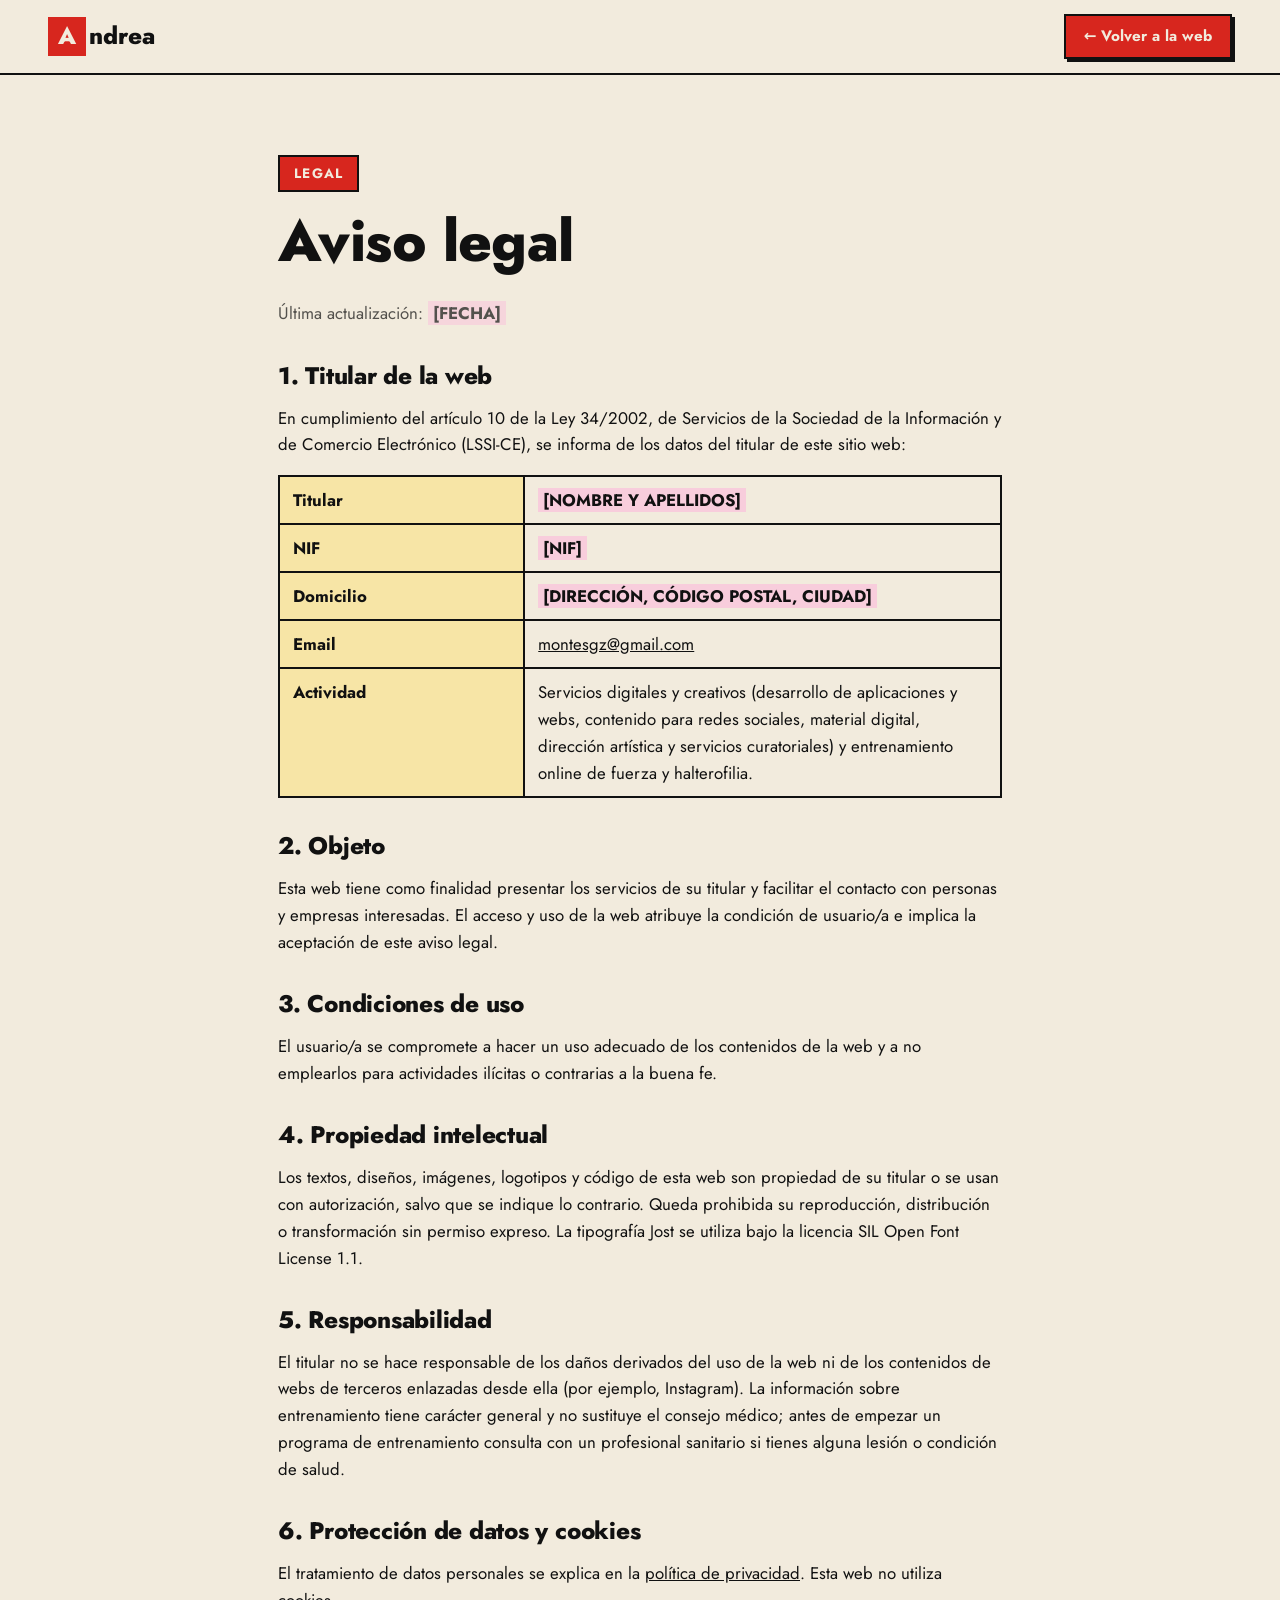
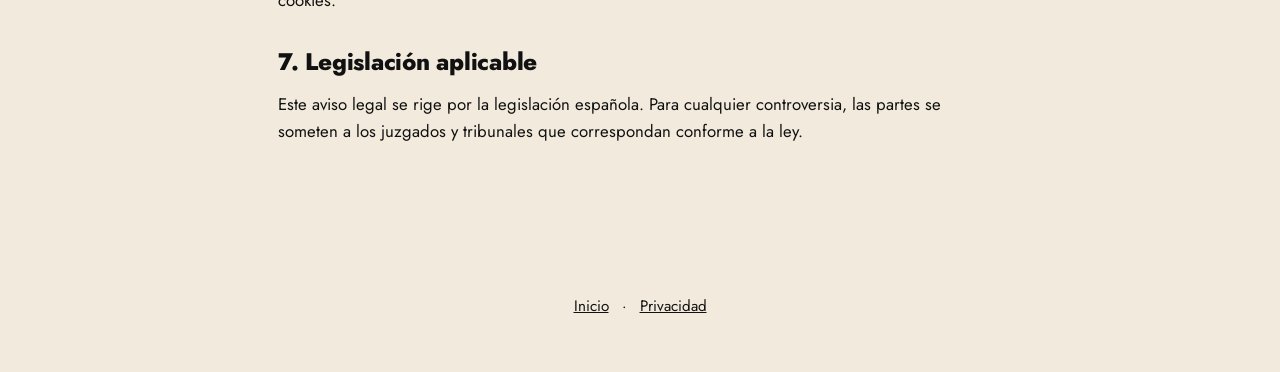
<file: aviso-legal.html>
<!doctype html>
<html lang="es">
<head>
  <meta charset="utf-8">
  <meta name="viewport" content="width=device-width, initial-scale=1">
  <title>Aviso legal · Andrea</title>
  <meta name="robots" content="noindex">
  <link rel="stylesheet" href="styles.css">
  <link rel="icon" href="data:image/svg+xml,<svg xmlns='http://www.w3.org/2000/svg' viewBox='0 0 100 100'><rect x='10' y='10' width='80' height='80' fill='%23d7261e'/><circle cx='72' cy='28' r='18' fill='%23f2b705'/><path d='M10 90 L50 50 L50 90Z' fill='%231d4e9e'/></svg>">
</head>
<body>
  <header class="nav">
    <a href="./" class="nav__logo" aria-label="Inicio"><span class="logo-box">A</span>ndrea</a>
    <a href="./" class="btn btn--small">← Volver a la web</a>
  </header>

  <!--
    PLANTILLA: sustituye todo lo que aparece en rosa (class="fill") por tus datos reales.
    Si en el futuro tienes empresa (S.L.), añade también los datos del Registro Mercantil.
  -->
  <main class="legal">
    <span class="tag tag--red">Legal</span>
    <h1>Aviso legal</h1>
    <p class="updated">Última actualización: <span class="fill">[FECHA]</span></p>

    <h2>1. Titular de la web</h2>
    <p>En cumplimiento del artículo 10 de la Ley 34/2002, de Servicios de la Sociedad de la Información y de Comercio Electrónico (LSSI-CE), se informa de los datos del titular de este sitio web:</p>
    <table>
      <tr><th>Titular</th><td><span class="fill">[NOMBRE Y APELLIDOS]</span></td></tr>
      <tr><th>NIF</th><td><span class="fill">[NIF]</span></td></tr>
      <tr><th>Domicilio</th><td><span class="fill">[DIRECCIÓN, CÓDIGO POSTAL, CIUDAD]</span></td></tr>
      <tr><th>Email</th><td><a href="mailto:montesgz@gmail.com">montesgz@gmail.com</a></td></tr>
      <tr><th>Actividad</th><td>Servicios digitales y creativos (desarrollo de aplicaciones y webs, contenido para redes sociales, material digital, dirección artística y servicios curatoriales) y entrenamiento online de fuerza y halterofilia.</td></tr>
    </table>

    <h2>2. Objeto</h2>
    <p>Esta web tiene como finalidad presentar los servicios de su titular y facilitar el contacto con personas y empresas interesadas. El acceso y uso de la web atribuye la condición de usuario/a e implica la aceptación de este aviso legal.</p>

    <h2>3. Condiciones de uso</h2>
    <p>El usuario/a se compromete a hacer un uso adecuado de los contenidos de la web y a no emplearlos para actividades ilícitas o contrarias a la buena fe.</p>

    <h2>4. Propiedad intelectual</h2>
    <p>Los textos, diseños, imágenes, logotipos y código de esta web son propiedad de su titular o se usan con autorización, salvo que se indique lo contrario. Queda prohibida su reproducción, distribución o transformación sin permiso expreso. La tipografía Jost se utiliza bajo la licencia SIL Open Font License 1.1.</p>

    <h2>5. Responsabilidad</h2>
    <p>El titular no se hace responsable de los daños derivados del uso de la web ni de los contenidos de webs de terceros enlazadas desde ella (por ejemplo, Instagram). La información sobre entrenamiento tiene carácter general y no sustituye el consejo médico; antes de empezar un programa de entrenamiento consulta con un profesional sanitario si tienes alguna lesión o condición de salud.</p>

    <h2>6. Protección de datos y cookies</h2>
    <p>El tratamiento de datos personales se explica en la <a href="privacidad.html">política de privacidad</a>. Esta web no utiliza cookies.</p>

    <h2>7. Legislación aplicable</h2>
    <p>Este aviso legal se rige por la legislación española. Para cualquier controversia, las partes se someten a los juzgados y tribunales que correspondan conforme a la ley.</p>
  </main>

  <footer class="footer">
    <p class="footer__links"><a href="./">Inicio</a> · <a href="privacidad.html">Privacidad</a></p>
  </footer>
</body>
</html>
</file>
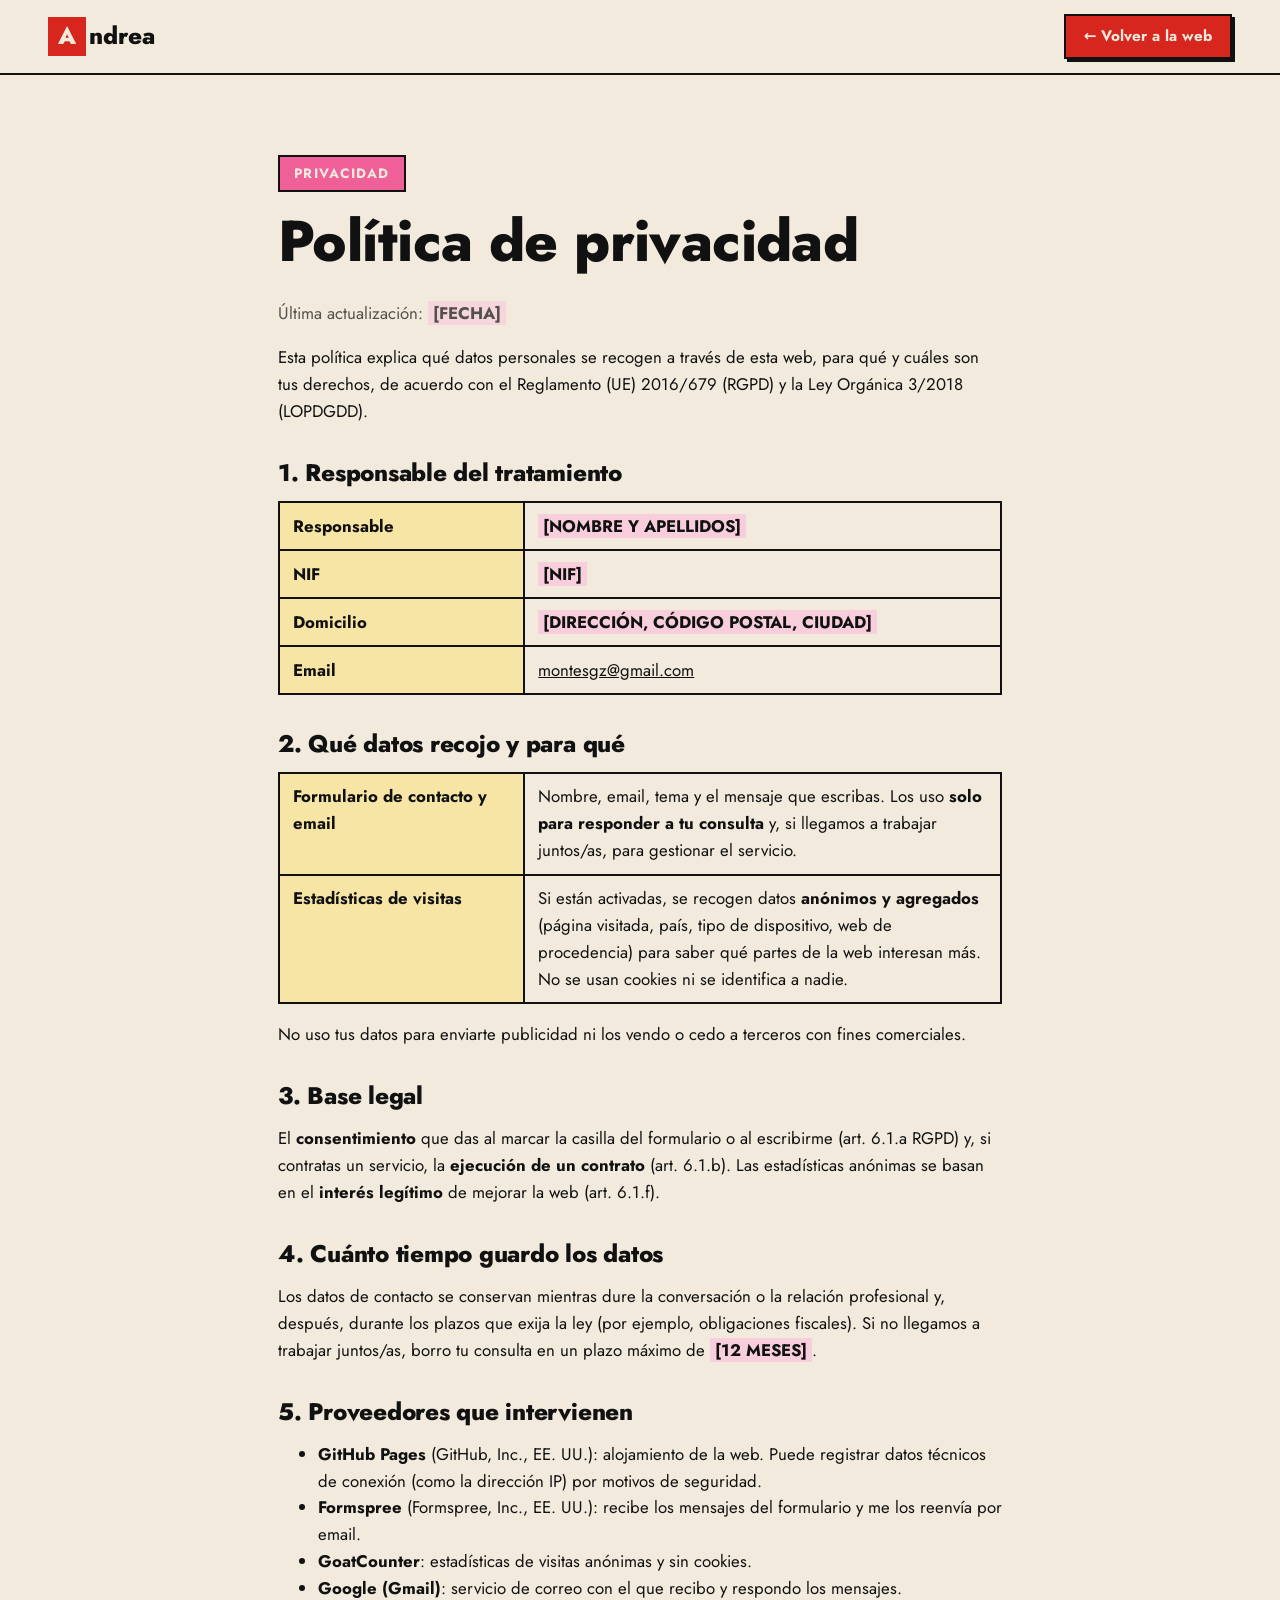
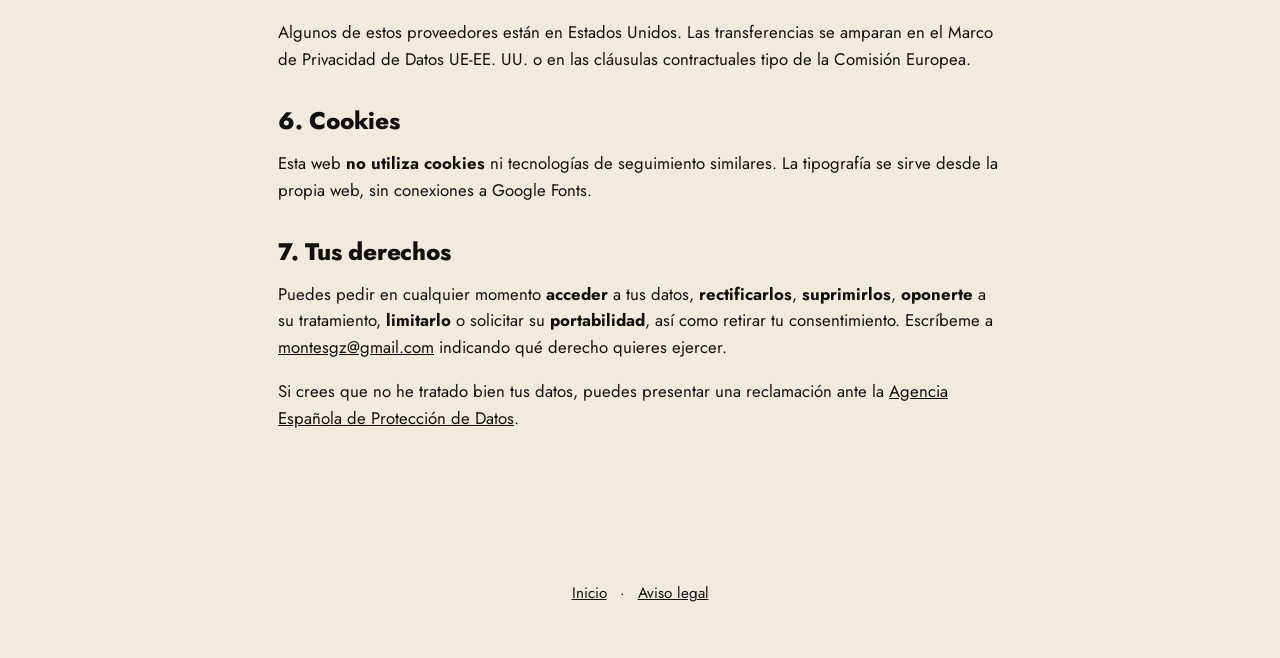
<file: privacidad.html>
<!doctype html>
<html lang="es">
<head>
  <meta charset="utf-8">
  <meta name="viewport" content="width=device-width, initial-scale=1">
  <title>Política de privacidad · Andrea</title>
  <meta name="robots" content="noindex">
  <link rel="stylesheet" href="styles.css">
  <link rel="icon" href="data:image/svg+xml,<svg xmlns='http://www.w3.org/2000/svg' viewBox='0 0 100 100'><rect x='10' y='10' width='80' height='80' fill='%23d7261e'/><circle cx='72' cy='28' r='18' fill='%23f2b705'/><path d='M10 90 L50 50 L50 90Z' fill='%231d4e9e'/></svg>">
</head>
<body>
  <header class="nav">
    <a href="./" class="nav__logo" aria-label="Inicio"><span class="logo-box">A</span>ndrea</a>
    <a href="./" class="btn btn--small">← Volver a la web</a>
  </header>

  <!--
    PLANTILLA: sustituye todo lo que aparece en rosa (class="fill") por tus datos reales.
    Si no activas Formspree o GoatCounter, puedes dejar sus apartados: explican qué pasaría si se activan.
  -->
  <main class="legal">
    <span class="tag tag--pink">Privacidad</span>
    <h1>Política de privacidad</h1>
    <p class="updated">Última actualización: <span class="fill">[FECHA]</span></p>

    <p>Esta política explica qué datos personales se recogen a través de esta web, para qué y cuáles son tus derechos, de acuerdo con el Reglamento (UE) 2016/679 (RGPD) y la Ley Orgánica 3/2018 (LOPDGDD).</p>

    <h2>1. Responsable del tratamiento</h2>
    <table>
      <tr><th>Responsable</th><td><span class="fill">[NOMBRE Y APELLIDOS]</span></td></tr>
      <tr><th>NIF</th><td><span class="fill">[NIF]</span></td></tr>
      <tr><th>Domicilio</th><td><span class="fill">[DIRECCIÓN, CÓDIGO POSTAL, CIUDAD]</span></td></tr>
      <tr><th>Email</th><td><a href="mailto:montesgz@gmail.com">montesgz@gmail.com</a></td></tr>
    </table>

    <h2>2. Qué datos recojo y para qué</h2>
    <table>
      <tr>
        <th>Formulario de contacto y email</th>
        <td>Nombre, email, tema y el mensaje que escribas. Los uso <strong>solo para responder a tu consulta</strong> y, si llegamos a trabajar juntos/as, para gestionar el servicio.</td>
      </tr>
      <tr>
        <th>Estadísticas de visitas</th>
        <td>Si están activadas, se recogen datos <strong>anónimos y agregados</strong> (página visitada, país, tipo de dispositivo, web de procedencia) para saber qué partes de la web interesan más. No se usan cookies ni se identifica a nadie.</td>
      </tr>
    </table>
    <p>No uso tus datos para enviarte publicidad ni los vendo o cedo a terceros con fines comerciales.</p>

    <h2>3. Base legal</h2>
    <p>El <strong>consentimiento</strong> que das al marcar la casilla del formulario o al escribirme (art. 6.1.a RGPD) y, si contratas un servicio, la <strong>ejecución de un contrato</strong> (art. 6.1.b). Las estadísticas anónimas se basan en el <strong>interés legítimo</strong> de mejorar la web (art. 6.1.f).</p>

    <h2>4. Cuánto tiempo guardo los datos</h2>
    <p>Los datos de contacto se conservan mientras dure la conversación o la relación profesional y, después, durante los plazos que exija la ley (por ejemplo, obligaciones fiscales). Si no llegamos a trabajar juntos/as, borro tu consulta en un plazo máximo de <span class="fill">[12 MESES]</span>.</p>

    <h2>5. Proveedores que intervienen</h2>
    <ul>
      <li><strong>GitHub Pages</strong> (GitHub, Inc., EE. UU.): alojamiento de la web. Puede registrar datos técnicos de conexión (como la dirección IP) por motivos de seguridad.</li>
      <li><strong>Formspree</strong> (Formspree, Inc., EE. UU.): recibe los mensajes del formulario y me los reenvía por email.</li>
      <li><strong>GoatCounter</strong>: estadísticas de visitas anónimas y sin cookies.</li>
      <li><strong>Google (Gmail)</strong>: servicio de correo con el que recibo y respondo los mensajes.</li>
    </ul>
    <p>Algunos de estos proveedores están en Estados Unidos. Las transferencias se amparan en el Marco de Privacidad de Datos UE-EE. UU. o en las cláusulas contractuales tipo de la Comisión Europea.</p>

    <h2>6. Cookies</h2>
    <p>Esta web <strong>no utiliza cookies</strong> ni tecnologías de seguimiento similares. La tipografía se sirve desde la propia web, sin conexiones a Google Fonts.</p>

    <h2>7. Tus derechos</h2>
    <p>Puedes pedir en cualquier momento <strong>acceder</strong> a tus datos, <strong>rectificarlos</strong>, <strong>suprimirlos</strong>, <strong>oponerte</strong> a su tratamiento, <strong>limitarlo</strong> o solicitar su <strong>portabilidad</strong>, así como retirar tu consentimiento. Escríbeme a <a href="mailto:montesgz@gmail.com">montesgz@gmail.com</a> indicando qué derecho quieres ejercer.</p>
    <p>Si crees que no he tratado bien tus datos, puedes presentar una reclamación ante la <a href="https://www.aepd.es" target="_blank" rel="noopener">Agencia Española de Protección de Datos</a>.</p>
  </main>

  <footer class="footer">
    <p class="footer__links"><a href="./">Inicio</a> · <a href="aviso-legal.html">Aviso legal</a></p>
  </footer>
</body>
</html>
</file>
<file: styles.css>
/* =========================================================
   Andrea · Servicios digitales y creativos
   Paleta y tipografía: cambia aquí los colores de toda la web
   ========================================================= */
/* Tipografía alojada en la propia web (sin llamadas a Google) */
@font-face {
  font-family: "Jost";
  font-style: normal;
  font-display: swap;
  font-weight: 100 900;
  src: url("fonts/jost-latin-ext-wght-normal.woff2") format("woff2-variations");
  unicode-range: U+0100-02BA, U+02BD-02C5, U+02C7-02CC, U+02CE-02D7, U+02DD-02FF, U+0304, U+0308, U+0329, U+1D00-1DBF, U+1E00-1E9F, U+1EF2-1EFF, U+2020, U+20A0-20AB, U+20AD-20C0, U+2113, U+2C60-2C7F, U+A720-A7FF;
}
@font-face {
  font-family: "Jost";
  font-style: normal;
  font-display: swap;
  font-weight: 100 900;
  src: url("fonts/jost-latin-wght-normal.woff2") format("woff2-variations");
  unicode-range: U+0000-00FF, U+0131, U+0152-0153, U+02BB-02BC, U+02C6, U+02DA, U+02DC, U+0304, U+0308, U+0329, U+2000-206F, U+20AC, U+2122, U+2191, U+2193, U+2212, U+2215, U+FEFF, U+FFFD;
}

:root {
  --ink: #111111;
  --paper: #f2ebdd;
  --red: #d7261e;
  --yellow: #f2b705;
  --blue: #1d4e9e;
  --black: #111111;
  --pink: #ef5f98;

  /* pasteles */
  --pink-soft: #f8cddc;
  --blue-soft: #c8d8ef;
  --yellow-soft: #f7e5a6;
  --lilac-soft: #ddd2ee;

  --font-display: "Jost", "Futura", system-ui, sans-serif;
  --font-body: "Jost", "Futura", system-ui, sans-serif;

  --radius: 0;
  --shadow: 6px 6px 0 var(--ink);
  --max: 1180px;
}

*,
*::before,
*::after { box-sizing: border-box; }

html { scroll-behavior: smooth; overflow-x: clip; }

body {
  margin: 0;
  font-family: var(--font-body);
  font-size: 1.05rem;
  line-height: 1.6;
  color: var(--ink);
  background: var(--paper);
  overflow-x: clip;
}

h1, h2, h3 {
  font-family: var(--font-display);
  line-height: 1.05;
  margin: 0 0 .5em;
  letter-spacing: -.01em;
  text-transform: none;
}

h2 { font-size: clamp(2rem, 5vw, 3.6rem); font-weight: 800; }
h3 { font-size: 1.4rem; font-weight: 800; }

a { color: inherit; }

/* ---------- utilidades ---------- */
.section {
  padding: clamp(4rem, 10vw, 7.5rem) clamp(1rem, 5vw, 3rem);
  max-width: var(--max);
  margin: 0 auto;
}

.section__head { max-width: 820px; margin-bottom: 3rem; }
.section__intro { font-size: 1.15rem; max-width: 640px; }

.tag {
  display: inline-block;
  font-weight: 700;
  font-size: .85rem;
  text-transform: uppercase;
  letter-spacing: .08em;
  padding: .35rem .9rem;
  border: 2px solid var(--ink);
  border-radius: 0;
  margin-bottom: 1.2rem;
}
.tag--red   { background: var(--red); color: var(--paper); }
.tag--blue   { background: var(--blue); color: var(--paper); }
.tag--yellow { background: var(--yellow); }
.tag--black  { background: var(--black); color: var(--paper); }
.tag--pink   { background: var(--pink); color: var(--paper); }

.hl { position: relative; white-space: nowrap; z-index: 0; }
.hl::after {
  content: "";
  position: absolute;
  left: -.1em; right: -.1em; bottom: .05em;
  height: .4em;
  z-index: -1;
  border-radius: 0;
}
.hl--yellow::after { background: var(--yellow); }
.hl--red::after   { background: var(--pink-soft); }
.hl--black::after  { background: var(--lilac-soft); }
.hl--blue::after   { background: var(--blue-soft); }
.hl--pink::after   { background: var(--pink); }

@media (max-width: 640px) { .hl { white-space: normal; } }

.btn {
  display: inline-block;
  font-family: var(--font-display);
  font-weight: 700;
  font-size: 1.05rem;
  text-decoration: none;
  padding: .9rem 1.6rem;
  border: 2.5px solid var(--ink);
  border-radius: 0;
  background: var(--red);
  color: var(--paper);
  box-shadow: 4px 4px 0 var(--ink);
  transition: transform .15s ease, box-shadow .15s ease;
  cursor: pointer;
}
.btn:hover { transform: translate(-2px, -2px); box-shadow: 6px 6px 0 var(--ink); }
.btn:active { transform: translate(2px, 2px); box-shadow: 1px 1px 0 var(--ink); }
.btn--ghost { background: transparent; color: var(--ink); }
.btn--small { padding: .5rem 1.1rem; font-size: .95rem; box-shadow: 3px 3px 0 var(--ink); }
.btn--light { background: var(--yellow); color: var(--ink); }
.btn--ghost-light { background: transparent; color: var(--paper); border-color: var(--paper); box-shadow: 4px 4px 0 #fff; }

/* ---------- navegación ---------- */
.nav {
  position: sticky;
  top: 0;
  z-index: 50;
  display: flex;
  align-items: center;
  justify-content: space-between;
  padding: .9rem clamp(1rem, 5vw, 3rem);
  background: rgba(242, 235, 221, .92);
  backdrop-filter: blur(10px);
  border-bottom: 2px solid var(--ink);
}

.nav__logo {
  font-family: var(--font-display);
  font-weight: 800;
  font-size: 1.5rem;
  text-decoration: none;
  display: flex;
  align-items: center;
}
.logo-box {
  display: inline-grid;
  place-items: center;
  width: 1.6em; height: 1.6em;
  margin-right: .1em;
  background: var(--red);
  color: var(--paper);
}

.nav__links { display: flex; align-items: center; gap: 1.6rem; }
.nav__links a:not(.btn) { text-decoration: none; font-weight: 500; position: relative; }
.nav__links a:not(.btn)::after {
  content: "";
  position: absolute; left: 0; bottom: -4px;
  width: 100%; height: 3px;
  background: var(--red);
  transform: scaleX(0);
  transform-origin: left;
  transition: transform .2s ease;
}
.nav__links a:not(.btn):hover::after { transform: scaleX(1); }

.lang {
  font-weight: 700 !important;
  font-size: .9rem;
  padding: .25rem .55rem;
  border: 2px solid var(--ink);
  background: var(--yellow);
}
.lang::after { display: none; }

.nav__toggle {
  display: none;
  background: none; border: 0; padding: .5rem; cursor: pointer;
}
.nav__toggle span {
  display: block; width: 28px; height: 3px; margin: 6px 0;
  background: var(--ink); border-radius: 3px;
  transition: transform .2s ease;
}
.nav__toggle[aria-expanded="true"] span:first-child { transform: translateY(4.5px) rotate(45deg); }
.nav__toggle[aria-expanded="true"] span:last-child  { transform: translateY(-4.5px) rotate(-45deg); }

@media (max-width: 820px) {
  .nav__toggle { display: block; }
  .nav__links {
    position: absolute;
    top: 100%; left: 0; right: 0;
    flex-direction: column;
    gap: 1.2rem;
    padding: 1.5rem;
    background: var(--paper);
    border-bottom: 2px solid var(--ink);
    display: none;
  }
  .nav__links.open { display: flex; }
}

/* ---------- hero ---------- */
.hero {
  position: relative;
  min-height: calc(100vh - 70px);
  display: flex;
  flex-direction: column;
  justify-content: center;
  padding: 4rem clamp(1rem, 5vw, 3rem) 7rem;
  max-width: var(--max);
  margin: 0 auto;
}

.hero__hello { font-size: 1.3rem; margin: 0 0 1rem; }

.hero__title {
  font-size: clamp(3.2rem, 11vw, 8.5rem);
  font-weight: 800;
  line-height: .95;
  margin-bottom: 2.5rem;
}
.hero__title .line { display: block; }

.line--box {
  position: relative;
  display: inline-block !important;
  padding: .15em .3em .2em;
  margin-top: .25em;
}
.the-box {
  position: absolute; inset: 0;
  border: 8px solid var(--ink);
  background: var(--paper);
}
.inside { position: relative; color: var(--blue); }

.escape {
  position: absolute;
  left: calc(100% - .9em);
  top: -.75em;
  white-space: nowrap;
  z-index: 2;
  color: var(--paper);
  background: var(--pink);
  padding: .02em .25em .08em;
  border: 4px solid var(--ink);
  font-size: .62em;
  box-shadow: var(--shadow);
  transform: rotate(9deg);
  animation: escape 3.2s ease-in-out infinite;
}
@keyframes escape {
  0%, 100% { transform: rotate(9deg) translateY(0); }
  50%      { transform: rotate(4deg) translate(.08em, -.18em); }
}

@media (max-width: 640px) {
  .escape { left: calc(100% - 1.6em); top: -.9em; }
}

.hero__lead {
  font-size: clamp(1.15rem, 2.2vw, 1.5rem);
  max-width: 640px;
  margin: 0 0 2rem;
}
.hero__lead em {
  font-style: normal;
  background: var(--yellow);
  padding: 0 .25em;
}

.hero__actions { display: flex; gap: 1rem; flex-wrap: wrap; }

/* formas flotantes */
.hero__shapes { position: absolute; inset: 0; pointer-events: none; z-index: -1; }
.shape { position: absolute; display: block; }
.shape--circle {
  width: 180px; height: 180px; border-radius: 50%;
  background: var(--blue);
  right: 6%; top: 12%;
  animation: float 7s ease-in-out infinite;
}
.shape--blob {
  width: 170px; height: 170px;
  background: var(--red);
  right: 20%; bottom: 14%;
  animation: float 9s ease-in-out infinite reverse;
}
.shape--quarter {
  width: 130px; height: 130px;
  background: var(--pink);
  border-radius: 0 0 0 130px;
  right: 4%; bottom: 12%;
  animation: float 10s ease-in-out infinite;
}
.shape--triangle {
  width: 0; height: 0;
  border-left: 60px solid transparent;
  border-right: 60px solid transparent;
  border-bottom: 104px solid var(--yellow);
  right: 2%; bottom: 35%;
  animation: spin 18s linear infinite;
}
.shape--ring {
  width: 120px; height: 60px;
  border-radius: 120px 120px 0 0;
  background: var(--black);
  left: 48%; top: 6%;
  animation: float 8s ease-in-out infinite;
}
@keyframes float { 50% { transform: translateY(-24px) rotate(6deg); } }
@keyframes spin  { to { transform: rotate(360deg); } }

@media (max-width: 820px) {
  .shape--circle { width: 110px; height: 110px; right: -20px; top: 4%; }
  .shape--blob { width: 100px; height: 100px; right: -30px; bottom: 18%; }
  .shape--triangle { display: none; }
  .shape--quarter { width: 70px; height: 70px; border-radius: 0 0 0 70px; left: auto; right: 0; bottom: 29%; }
  .shape--ring { width: 70px; height: 35px; left: auto; right: 40%; top: 2%; }
}

/* marquee */
.marquee {
  position: absolute;
  left: 50%; bottom: 0;
  width: 100vw;
  transform: translateX(-50%) rotate(-2deg);
  background: var(--ink);
  color: var(--yellow);
  overflow: hidden;
  padding: .9rem 0;
  border-block: 3px solid var(--ink);
}
.marquee__track {
  display: flex; gap: 1.5rem;
  width: max-content;
  font-family: var(--font-display);
  font-weight: 800;
  font-size: 1.4rem;
  text-transform: uppercase;
  animation: marquee 28s linear infinite;
}
.marquee__track span:nth-child(4n+1) { color: var(--pink); }
.marquee__track span:nth-child(4n+2) { color: var(--paper); }
.marquee__track span:nth-child(4n+3) { color: #5b8ae0; }
@keyframes marquee { to { transform: translateX(-50%); } }

/* ---------- sobre mí ---------- */
.about__grid {
  display: grid;
  grid-template-columns: 1.5fr 1fr;
  gap: 3rem;
  align-items: start;
}
@media (max-width: 820px) { .about__grid { grid-template-columns: 1fr; } }

.big { font-size: 1.35rem; line-height: 1.5; }

.about__card {
  background: var(--pink-soft);
  border: 3px solid var(--ink);
  border-radius: var(--radius);
  box-shadow: var(--shadow);
  padding: 2rem;
  }

.avatar {
  width: 96px; height: 96px;
  background: conic-gradient(var(--pink) 0 25%, var(--yellow) 0 50%, var(--blue) 0 75%, var(--red) 0);
  display: grid; place-items: center;
  margin-bottom: 1.2rem;
  border: 3px solid var(--ink);
}
.avatar span {
  width: 72px; height: 72px; border-radius: 50%;
  background: var(--paper);
  display: grid; place-items: center;
  font-family: var(--font-display); font-weight: 800; font-size: 2rem;
}

.chips { list-style: none; padding: 0; margin: 0; display: flex; flex-wrap: wrap; gap: .5rem; }
.chip {
  padding: .35rem .85rem;
  border: 2px solid var(--ink);
  border-radius: 0;
  font-weight: 500;
  font-size: .95rem;
  transition: transform .15s ease;
}
.chip:hover { transform: translateY(-3px); }
.chip--red    { background: var(--red); color: var(--paper); }
.chip--blue   { background: var(--blue); color: var(--paper); }
.chip--yellow { background: var(--yellow); }
.chip--black  { background: var(--black); color: var(--paper); }
.chip--pink   { background: var(--pink); color: var(--paper); }
.chip--pink-soft   { background: var(--pink-soft); }
.chip--blue-soft   { background: var(--blue-soft); }
.chip--yellow-soft { background: var(--yellow-soft); }
.chip--lilac-soft  { background: var(--lilac-soft); }

/* ---------- método ---------- */
.steps {
  list-style: none; padding: 0; margin: 0;
  display: grid;
  grid-template-columns: repeat(4, 1fr);
  gap: 1.5rem;
  counter-reset: step;
}
@media (max-width: 960px) { .steps { grid-template-columns: repeat(2, 1fr); } }
@media (max-width: 560px) { .steps { grid-template-columns: 1fr; } }

.step {
  position: relative;
  padding: 2rem 1.5rem 1.6rem;
  border: 3px solid var(--ink);
  border-radius: var(--radius);
  box-shadow: var(--shadow);
  transition: transform .2s ease;
}
.step:hover { transform: translateY(-6px); }
.step--red   { background: var(--red); color: var(--paper); }
.step--yellow { background: var(--yellow); }
.step--blue   { background: var(--blue); color: var(--paper); }
.step--black  { background: var(--black); color: var(--paper); }
.step--black .step__num { border-color: var(--paper); }

.step__num {
  display: grid; place-items: center;
  width: 3rem; height: 3rem;
  font-family: var(--font-display); font-weight: 800; font-size: 1.5rem;
  background: var(--paper); color: var(--ink);
  border: 3px solid var(--ink);
  border-radius: 50%;
  margin-bottom: 1rem;
}
.step p { margin: 0; }

/* ---------- servicios ---------- */
.services__grid {
  display: grid;
  grid-template-columns: repeat(2, 1fr);
  gap: 2rem;
}
@media (max-width: 820px) { .services__grid { grid-template-columns: 1fr; } }

.service {
  position: relative;
  background: #fbf8f1;
  border: 3px solid var(--ink);
  border-radius: var(--radius);
  box-shadow: var(--shadow);
  padding: 2rem;
  overflow: hidden;
  transition: transform .2s ease;
}
.service:hover { transform: translate(-3px, -3px); }
.service::before {
  content: "";
  position: absolute; left: 0; top: 0; right: 0;
  height: 10px;
  background: var(--accent);
}
.service--blue   { --accent: var(--blue); --soft: var(--blue-soft); }
.service--red   { --accent: var(--red); --soft: var(--pink-soft); }
.service--yellow { --accent: var(--yellow); --soft: var(--yellow-soft); }
.service--black  { --accent: var(--black); --soft: var(--lilac-soft); }

.service__icon {
  width: 3.4rem; height: 3.4rem;
  display: grid; place-items: center;
  font-size: 1.7rem;
  background: var(--accent);
  border: 3px solid var(--ink);
  margin-bottom: 1rem;
}
.service--blue .service__icon,
.service--red .service__icon,
.service--black .service__icon { color: var(--paper); }

.service__sub { font-weight: 500; opacity: .8; }

.service ul { padding-left: 1.2rem; margin: 0 0 1.5rem; }
.service li { margin-bottom: .4rem; }
.service li::marker { color: var(--accent); font-size: 1.2em; }

.service__pair {
  display: grid; gap: .4rem;
  padding: 1rem 1.1rem;
  border: 2px solid var(--ink);
  font-size: .95rem;
  background: var(--soft, var(--paper));
}

.thread {
  margin-top: 3rem;
  padding: 2rem clamp(1.4rem, 4vw, 3rem);
  background: var(--ink);
  color: var(--paper);
  border-radius: var(--radius);
  font-size: 1.15rem;
}
.thread p { margin: 0; }
.thread__q {
  display: block;
  font-family: var(--font-display);
  font-weight: 800;
  font-size: clamp(1.4rem, 3vw, 2rem);
  color: var(--yellow);
  margin-bottom: .6rem;
}
.thread strong { color: var(--pink); background: var(--paper); padding: 0 .2em; }

/* ---------- buscador de problemas ---------- */
.finder__box {
  display: grid;
  grid-template-columns: 1fr 1fr;
  gap: 2rem;
  align-items: start;
}
@media (max-width: 820px) { .finder__box { grid-template-columns: 1fr; } }

.finder__options { display: flex; flex-direction: column; gap: .7rem; }

.opt {
  text-align: left;
  font: inherit;
  font-weight: 500;
  color: var(--ink);
  padding: 1rem 1.2rem;
  background: #fbf8f1;
  border: 2.5px solid var(--ink);
  border-radius: 0;
  cursor: pointer;
  transition: transform .15s ease, background .15s ease, box-shadow .15s ease;
}
.opt:hover { transform: translateX(6px); box-shadow: 4px 4px 0 var(--ink); background: var(--pink-soft); }
.opt.active { background: var(--pink); color: var(--paper); box-shadow: 4px 4px 0 var(--ink); transform: translateX(6px); }

.finder__answer { position: sticky; top: 100px; }

.answer {
  border: 3px solid var(--ink);
  border-radius: var(--radius);
  box-shadow: var(--shadow);
  padding: 2rem;
  background: var(--accent, #fff);
  color: var(--fg, var(--ink));
  animation: pop .35s cubic-bezier(.2, 1.4, .4, 1);
}
.answer--empty { background: var(--lilac-soft); text-align: center; }
.answer__emoji { font-size: 3rem; display: block; margin-bottom: .5rem; }
.answer h3 { font-size: 1.8rem; }
.answer .label {
  display: inline-block;
  font-size: .8rem; font-weight: 700; text-transform: uppercase; letter-spacing: .08em;
  background: var(--paper); color: var(--ink);
  border: 2px solid var(--ink);
  padding: .2rem .7rem; margin-bottom: .8rem;
}
.answer .btn { margin-top: .5rem; background: var(--paper); color: var(--ink); }
@keyframes pop { from { transform: scale(.9) rotate(-2deg); opacity: 0; } }

/* ---------- contacto ---------- */
.contact { max-width: none; padding-inline: clamp(1rem, 5vw, 3rem); }
.contact__inner {
  max-width: var(--max);
  margin: 0 auto;
  background: var(--pink);
  color: var(--paper);
  border: 3px solid var(--ink);
  border-radius: 0;
  box-shadow: 10px 10px 0 var(--ink);
  padding: clamp(2.5rem, 7vw, 5rem);
  text-align: center;
  position: relative;
  overflow: hidden;
}
.contact__inner::before,
.contact__inner::after {
  content: "";
  position: absolute;
  border-radius: 50%;
  z-index: 0;
}
.contact__inner::before { width: 220px; height: 220px; background: var(--yellow); left: -70px; bottom: -90px; }
.contact__inner::after  { width: 0; height: 0; border-radius: 0; border-left: 90px solid transparent; border-top: 90px solid var(--blue); right: 0; top: 0; }
.contact__inner > * { position: relative; z-index: 1; }
.contact h2 { font-size: clamp(2.2rem, 6vw, 4.5rem); }
.contact .hl::after { opacity: 1; }
.contact .hl { color: var(--ink); }
.contact p { font-size: 1.2rem; max-width: 560px; margin: 0 auto 2rem; }
.contact__actions { display: flex; justify-content: center; flex-wrap: wrap; gap: 1rem; }
.contact__alt { font-size: 1rem !important; margin: 2.5rem auto 1rem !important; }

/* formulario */
.form {
  max-width: 680px;
  margin: 0 auto;
  display: grid;
  grid-template-columns: 1fr 1fr;
  gap: 1rem 1.2rem;
  text-align: left;
  color: var(--ink);
  background: var(--paper);
  border: 3px solid var(--ink);
  box-shadow: 6px 6px 0 var(--ink);
  padding: clamp(1.2rem, 4vw, 2rem);
}
.form__field { display: flex; flex-direction: column; gap: .35rem; }
.form__field--full { grid-column: 1 / -1; }
@media (max-width: 640px) { .form { grid-template-columns: 1fr; } }

.form label { font-weight: 700; font-size: .95rem; }
.form input,
.form select,
.form textarea {
  font: inherit;
  color: var(--ink);
  background: #fbf8f1;
  border: 2.5px solid var(--ink);
  border-radius: 0;
  padding: .7rem .8rem;
}
.form textarea { min-height: 130px; resize: vertical; }
.form input:focus,
.form select:focus,
.form textarea:focus { outline: 3px solid var(--blue); outline-offset: 2px; }

.form__check { display: flex; gap: .6rem; align-items: flex-start; font-size: .95rem; }
.form__check input { width: 1.2rem; height: 1.2rem; margin-top: .2rem; accent-color: var(--pink); flex: none; }
.form__check label { font-weight: 400; }

.form__hp { position: absolute; left: -9999px; width: 1px; height: 1px; overflow: hidden; }

.form .btn { justify-self: start; align-self: start; background: var(--ink); color: var(--paper); }
.form .btn[disabled] { opacity: .6; cursor: wait; }

.form__status { margin: 0 !important; font-size: 1rem !important; font-weight: 700; max-width: none !important; }
.form__status.ok { color: #0d6b3a; }
.form__status.error { color: var(--red); }

/* ---------- footer ---------- */
.footer { text-align: center; padding: 3rem 1rem; font-size: .95rem; }
.footer p { margin: .3rem 0; }
.footer__links a { margin: 0 .5rem; }

/* ---------- páginas legales ---------- */
.legal { max-width: 820px; margin: 0 auto; padding: clamp(3rem, 8vw, 5rem) clamp(1rem, 5vw, 3rem); }
.legal h1 { font-size: clamp(2.2rem, 6vw, 3.6rem); font-weight: 800; }
.legal h2 { font-size: 1.5rem; margin-top: 2.2rem; }
.legal table { border-collapse: collapse; width: 100%; margin: 1rem 0; }
.legal th, .legal td { text-align: left; vertical-align: top; padding: .6rem .8rem; border: 2px solid var(--ink); }
.legal th { background: var(--yellow-soft); width: 34%; }
.legal .updated { opacity: .7; }
.fill { background: var(--pink-soft); padding: 0 .3em; font-weight: 700; }
.heart { color: var(--pink); }

/* ---------- animación al hacer scroll ---------- */
.reveal { opacity: 0; transform: translateY(30px); transition: opacity .6s ease, transform .6s ease; }
.reveal.visible { opacity: 1; transform: none; }

@media (prefers-reduced-motion: reduce) {
  *, *::before, *::after { animation: none !important; transition: none !important; }
  .reveal { opacity: 1; transform: none; }
}
</file>
